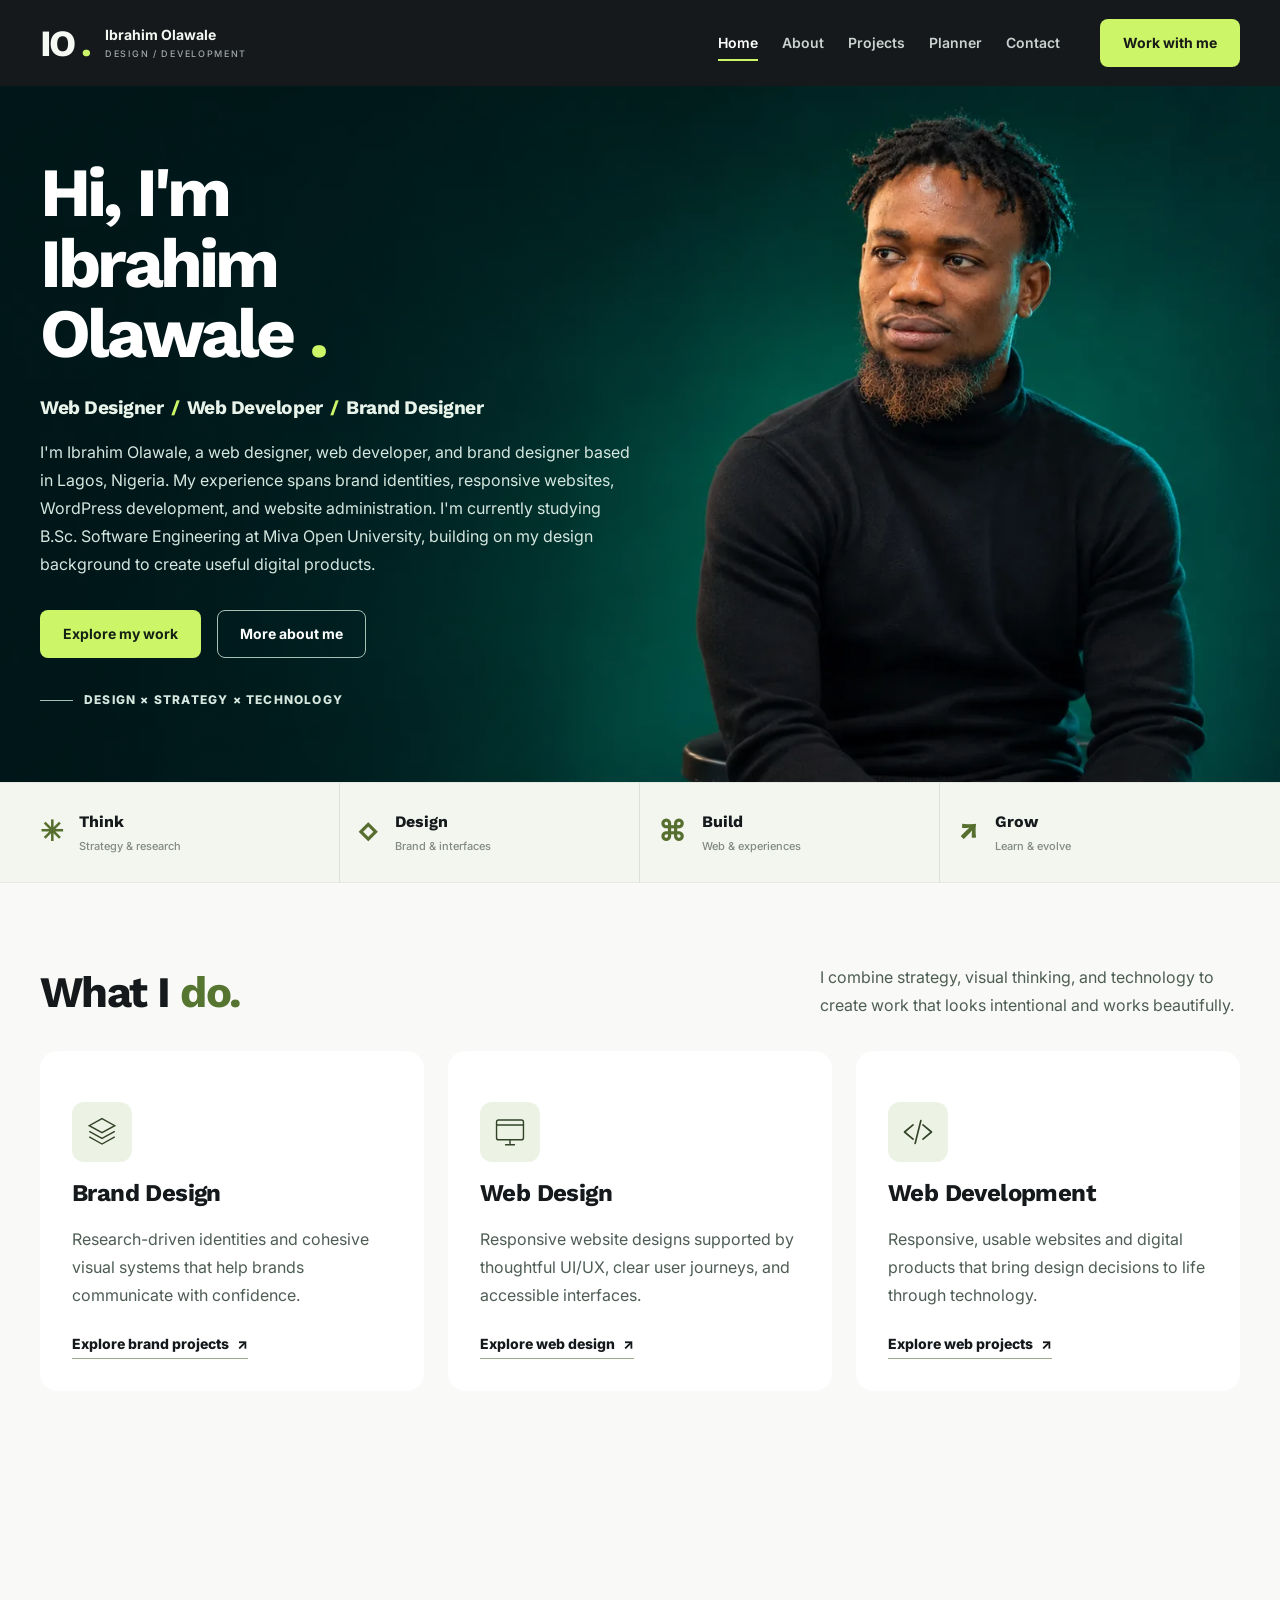
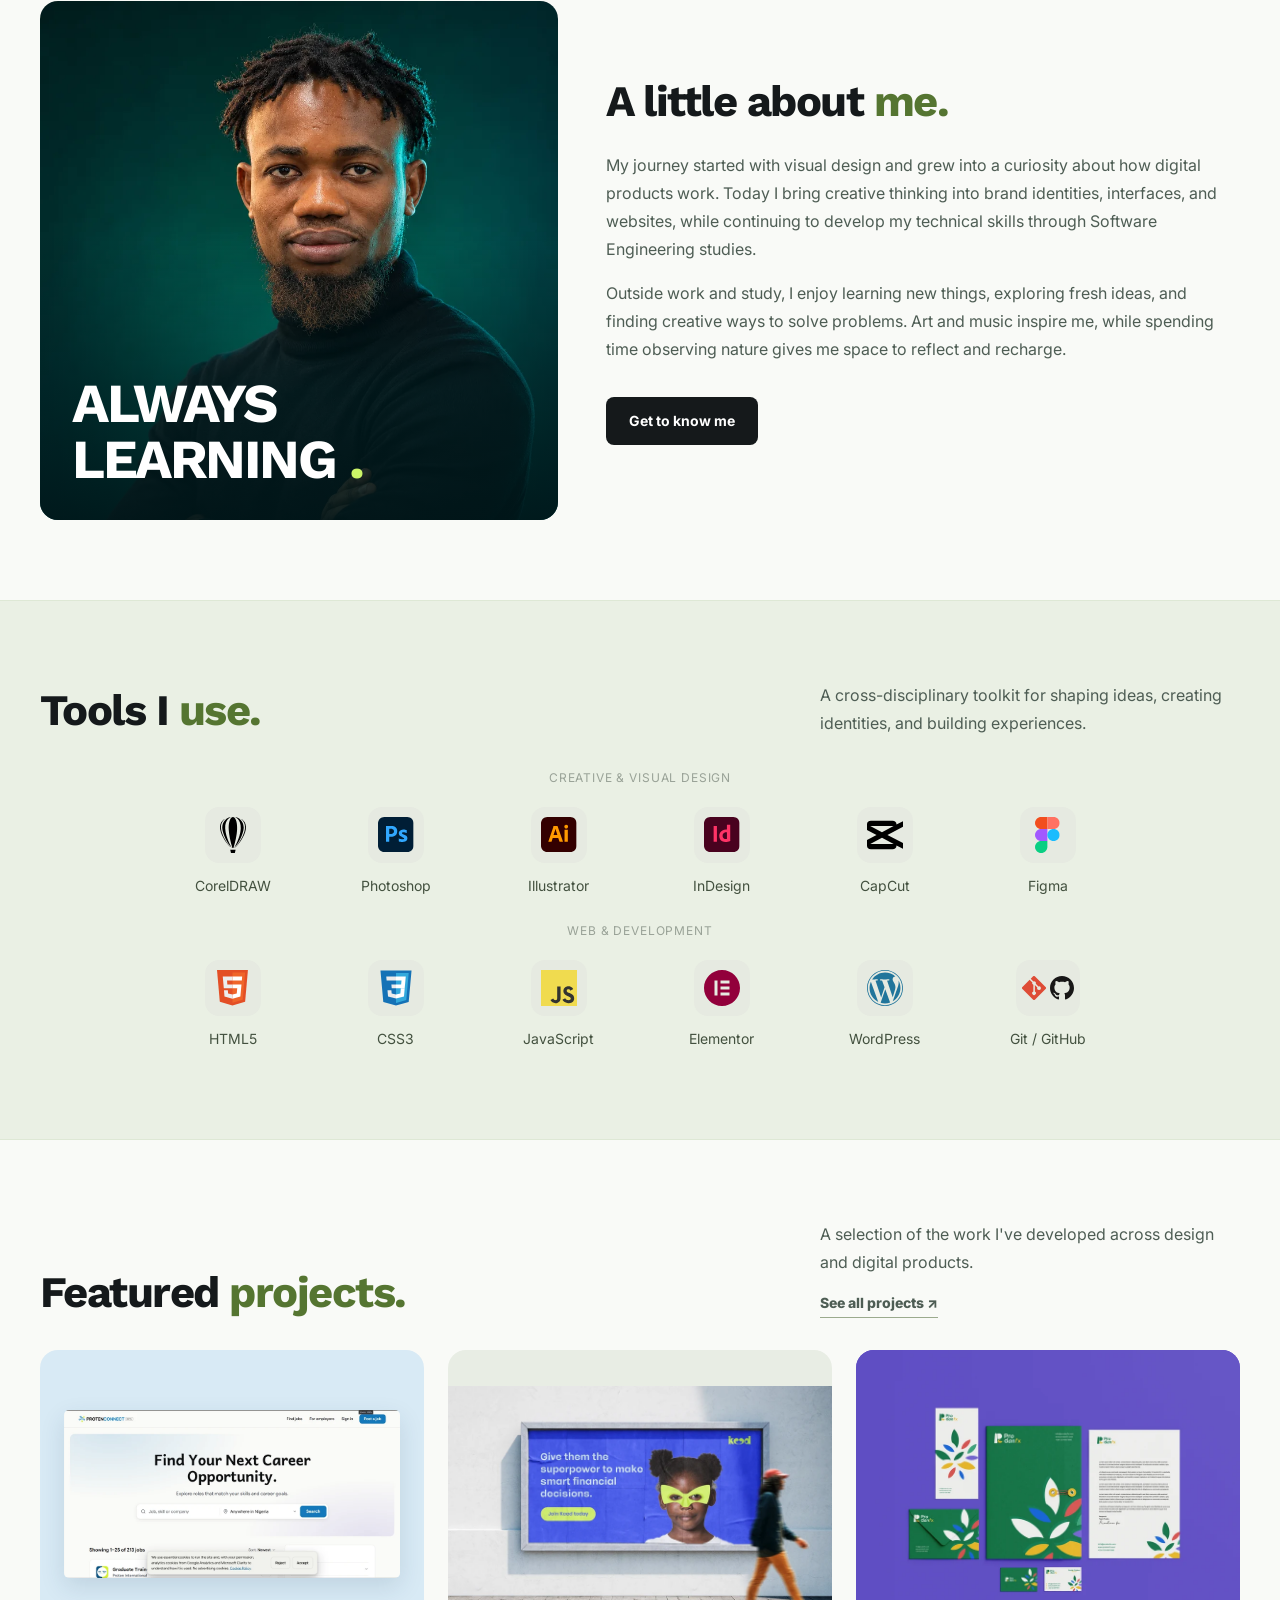
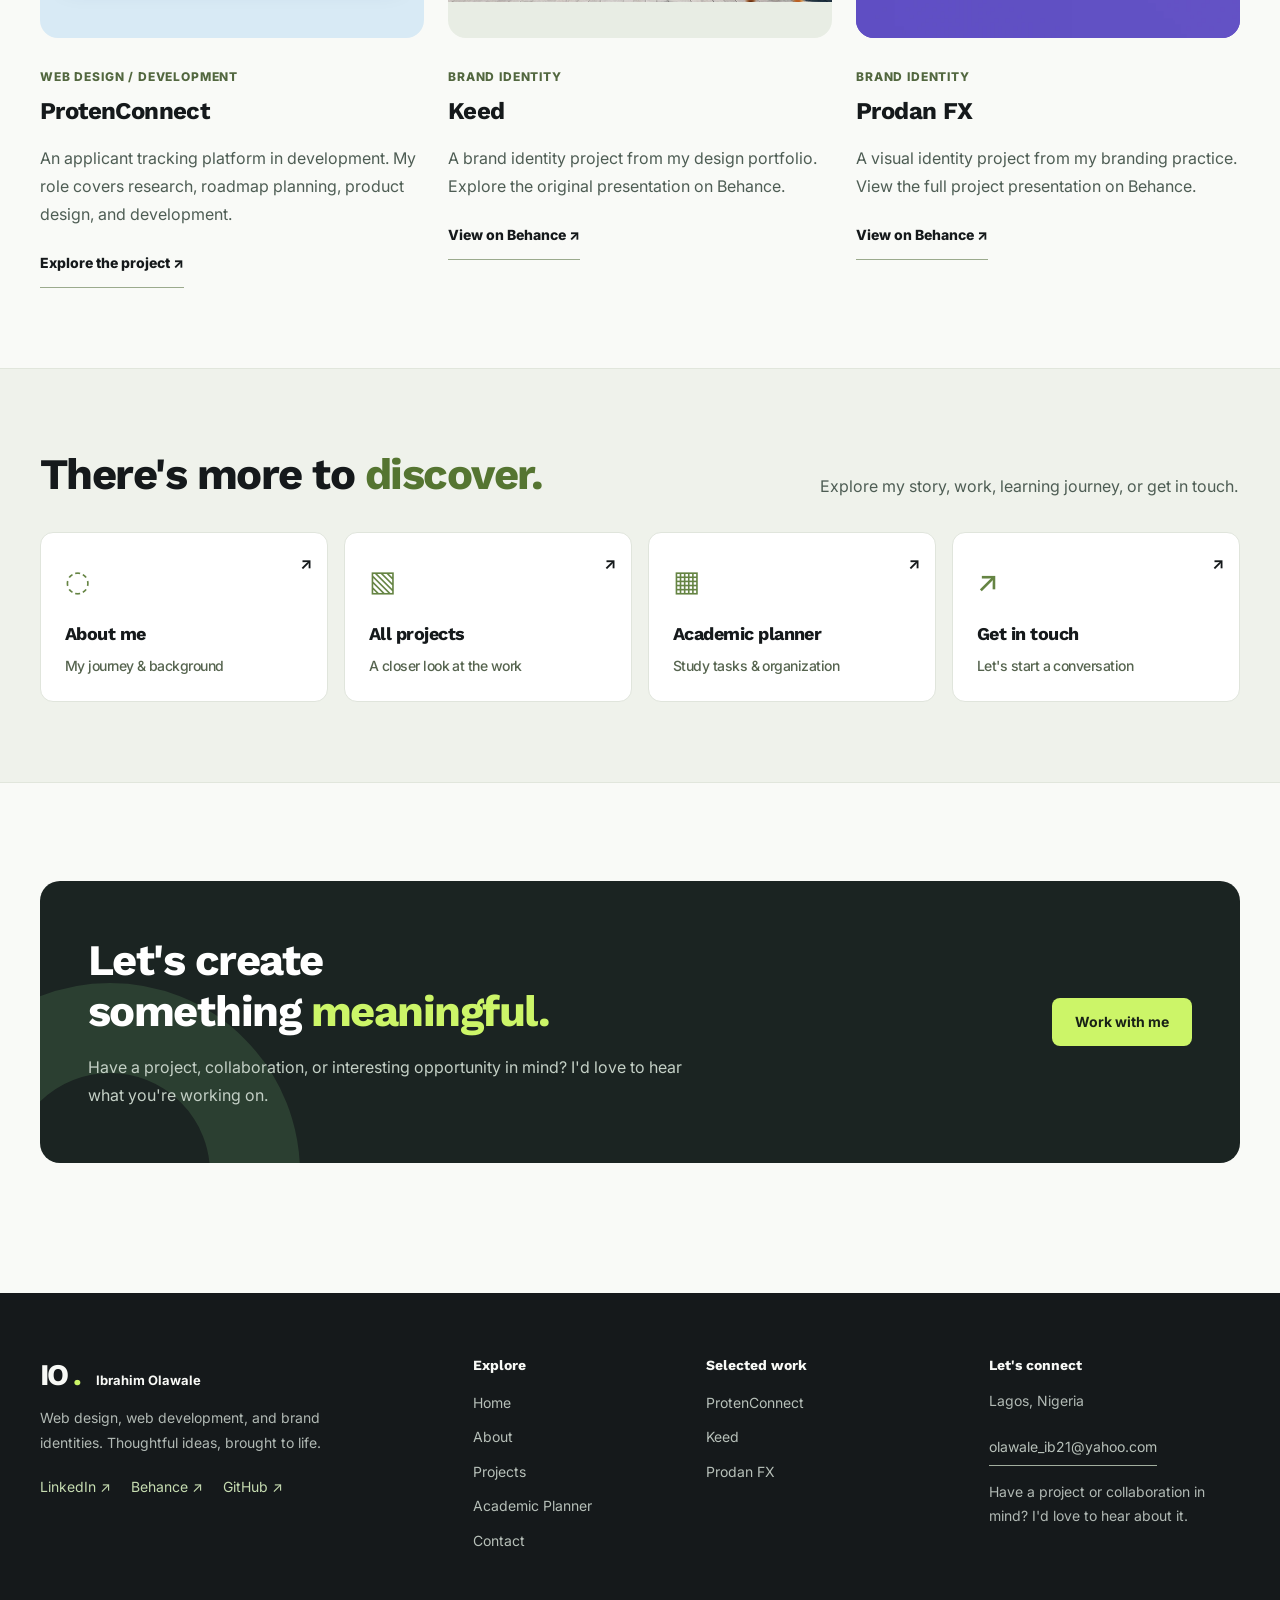
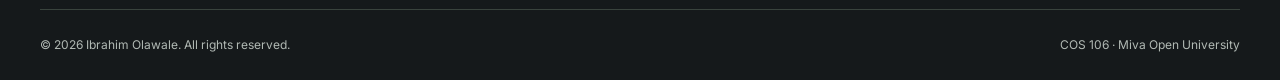
<file: index.html>
<!doctype html>
<html lang="en">
  <head>
    <meta charset="utf-8" />
    <meta name="viewport" content="width=device-width, initial-scale=1" />
    <meta name="theme-color" content="#15191b" />
    <meta
      name="description"
      content="Ibrahim Olawale — web designer, web developer, and brand designer creating identities, websites, and useful digital products."
    />
    <title>Ibrahim Olawale — Design, Digital &amp; Development</title>
    <link rel="preconnect" href="https://fonts.googleapis.com" />
    <link rel="preconnect" href="https://fonts.gstatic.com" crossorigin />
    <link
      href="https://fonts.googleapis.com/css2?family=Inter:wght@400;500;600;700;800&amp;family=Work+Sans:wght@400;500;600;700;800&amp;display=swap"
      rel="stylesheet"
    />
    <link rel="stylesheet" href="css/styles.css" />
    <link rel="stylesheet" href="css/pages.css" />
    <script src="js/main.js" defer></script>
  </head>
  <body>
    <a class="skip-link" href="#main">Skip to main content</a>
    <header class="site-header" id="top">
      <div class="container nav-inner">
        <a class="brand" href="index.html" aria-label="Ibrahim Olawale — homepage">
          <span class="brand-mark" aria-hidden="true">
            IO
            <span class="brand-dot">.</span>
          </span>
          <span class="brand-name">
            Ibrahim Olawale
            <small>DESIGN / DEVELOPMENT</small>
          </span>
        </a>
        <button
          class="menu-toggle"
          id="menuToggle"
          aria-controls="primary-navigation"
          aria-expanded="false"
          aria-label="Open navigation menu"
          type="button"
        >
          <span></span>
          <span></span>
          <span></span>
        </button>
        <nav class="nav" id="primary-navigation" aria-label="Main navigation">
          <ul class="nav-links">
            <li><a class="active" aria-current="page" href="index.html">Home</a></li>
            <li><a href="about.html">About</a></li>
            <li><a href="projects.html">Projects</a></li>
            <li><a href="planner.html">Planner</a></li>
            <li><a href="contact.html">Contact</a></li>
          </ul>
          <a class="button button-nav" href="contact.html">Work with me</a>
        </nav>
      </div>
    </header>

    <main id="main">
      <section class="hero hero-background" aria-labelledby="hero-title">
        <div class="container hero-background-inner">
          <div class="hero-content">
            <h1 id="hero-title">
              Hi, I'm
              <span>Ibrahim</span>
              <span>
                Olawale
                <span class="heading-period">.</span>
              </span>
            </h1>
            <p class="hero-role">
              Web Designer
              <span>/</span>
              Web Developer
              <span>/</span>
              Brand Designer
            </p>
            <p class="hero-description">
              I'm Ibrahim Olawale, a web designer, web developer, and brand designer
              based in Lagos, Nigeria. My experience spans brand identities, responsive
              websites, WordPress development, and website administration. I'm currently
              studying B.Sc. Software Engineering at Miva Open University, building on
              my design background to create useful digital products.
            </p>
            <div class="hero-actions">
              <a href="#featured-work" class="button button-dark">Explore my work</a>
              <a href="about.html" class="button button-outline">More about me</a>
            </div>
            <div class="hero-caption">
              <span class="tiny-line"></span>
              DESIGN × STRATEGY × TECHNOLOGY
            </div>
          </div>
        </div>
      </section>

      <section class="capability-strip" aria-label="Core professional interests">
        <div class="container capability-inner">
          <div class="capability">
            <span class="capability-icon">✳</span>
            <span>
              Think
              <small>Strategy &amp; research</small>
            </span>
          </div>
          <div class="capability">
            <span class="capability-icon">◇</span>
            <span>
              Design
              <small>Brand &amp; interfaces</small>
            </span>
          </div>
          <div class="capability">
            <span class="capability-icon">⌘</span>
            <span>
              Build
              <small>Web &amp; experiences</small>
            </span>
          </div>
          <div class="capability">
            <span class="capability-icon">↗</span>
            <span>
              Grow
              <small>Learn &amp; evolve</small>
            </span>
          </div>
        </div>
      </section>

      <section
        class="section services container"
        id="what-i-do"
        aria-labelledby="services-title"
      >
        <div class="section-head reveal">
          <div>
            <h2 id="services-title">
              What I
              <em>do.</em>
            </h2>
          </div>
          <p>
            I combine strategy, visual thinking, and technology to create work that
            looks intentional and works beautifully.
          </p>
        </div>
        <div class="services-grid">
          <article class="service-card reveal">
            <div class="service-icon" aria-hidden="true">
              <svg viewBox="0 0 48 48" fill="none">
                <path
                  d="M24 5 42 15 24 25 6 15 24 5Z"
                  stroke="currentColor"
                  stroke-width="2"
                />
                <path
                  d="m6 23 18 10 18-10M6 31l18 10 18-10"
                  stroke="currentColor"
                  stroke-width="2"
                />
              </svg>
            </div>
            <h3>Brand Design</h3>
            <p>
              Research-driven identities and cohesive visual systems that help brands
              communicate with confidence.
            </p>
            <a href="projects.html" class="text-link">
              Explore brand projects
              <span aria-hidden="true">↗</span>
            </a>
          </article>
          <article class="service-card reveal">
            <div class="service-icon" aria-hidden="true">
              <svg viewBox="0 0 48 48" fill="none">
                <rect
                  x="5"
                  y="7"
                  width="38"
                  height="28"
                  rx="3"
                  stroke="currentColor"
                  stroke-width="2"
                />
                <path
                  d="M17 42h14M24 35v7M5 14h38"
                  stroke="currentColor"
                  stroke-width="2"
                />
              </svg>
            </div>
            <h3>Web Design</h3>
            <p>
              Responsive website designs supported by thoughtful UI/UX, clear user
              journeys, and accessible interfaces.
            </p>
            <a href="projects.html" class="text-link">
              Explore web design
              <span aria-hidden="true">↗</span>
            </a>
          </article>
          <article class="service-card reveal">
            <div class="service-icon" aria-hidden="true">
              <svg viewBox="0 0 48 48" fill="none">
                <path
                  d="m17 14-12 10 12 10M31 14l12 10-12 10M28 8l-8 32"
                  stroke="currentColor"
                  stroke-width="2.4"
                  stroke-linecap="round"
                  stroke-linejoin="round"
                />
              </svg>
            </div>
            <h3>Web Development</h3>
            <p>
              Responsive, usable websites and digital products that bring design
              decisions to life through technology.
            </p>
            <a href="projects.html" class="text-link">
              Explore web projects
              <span aria-hidden="true">↗</span>
            </a>
          </article>
        </div>
      </section>

      <section class="section about-preview container" aria-labelledby="about-title">
        <div class="about-decoration learning-portrait" aria-hidden="true">
          <span>
            ALWAYS
            <br />
            LEARNING
            <span class="accent-period">.</span>
          </span>
          <div class="about-rings"></div>
        </div>
        <div class="about-copy reveal">
          <h2 id="about-title">
            A little about
            <em>me.</em>
          </h2>
          <p>
            My journey started with visual design and grew into a curiosity about how
            digital products work. Today I bring creative thinking into brand
            identities, interfaces, and websites, while continuing to develop my
            technical skills through Software Engineering studies.
          </p>
          <p>
            Outside work and study, I enjoy learning new things, exploring fresh ideas,
            and finding creative ways to solve problems. Art and music inspire me, while
            spending time observing nature gives me space to reflect and recharge.
          </p>
          <a href="about.html" class="button button-dark">Get to know me</a>
        </div>
      </section>

      <section class="section tools-band" id="tools" aria-labelledby="tools-title">
        <div class="container">
          <div class="section-head reveal">
            <div>
              <h2 id="tools-title">
                Tools I
                <em>use.</em>
              </h2>
            </div>
            <p>
              A cross-disciplinary toolkit for shaping ideas, creating identities, and
              building experiences.
            </p>
          </div>
          <div class="tools-grid">
            <div class="tool-group reveal">
              <div class="tool-group-top">
                <span>CREATIVE &amp; VISUAL DESIGN</span>
              </div>
              <ul
                class="tool-list"
                tabindex="0"
                aria-label="Tools — scroll horizontally to see more"
              >
                <li>
                  <span class="tool-icon" aria-hidden="true">
                    <img
                      src="images/tools/coreldraw.svg"
                      width="36"
                      height="36"
                      alt=""
                      loading="lazy"
                    />
                  </span>
                  <span>CorelDRAW</span>
                </li>
                <li>
                  <span class="tool-icon" aria-hidden="true">
                    <img
                      src="images/tools/photoshop.svg"
                      width="36"
                      height="36"
                      alt=""
                      loading="lazy"
                    />
                  </span>
                  <span>Photoshop</span>
                </li>
                <li>
                  <span class="tool-icon" aria-hidden="true">
                    <img
                      src="images/tools/illustrator.svg"
                      width="36"
                      height="36"
                      alt=""
                      loading="lazy"
                    />
                  </span>
                  <span>Illustrator</span>
                </li>
                <li>
                  <span class="tool-icon" aria-hidden="true">
                    <img
                      src="images/tools/indesign.svg"
                      width="36"
                      height="36"
                      alt=""
                      loading="lazy"
                    />
                  </span>
                  <span>InDesign</span>
                </li>
                <li>
                  <span class="tool-icon" aria-hidden="true">
                    <img
                      src="images/tools/capcut.svg"
                      width="36"
                      height="36"
                      alt=""
                      loading="lazy"
                    />
                  </span>
                  <span>CapCut</span>
                </li>
                <li>
                  <span class="tool-icon" aria-hidden="true">
                    <img
                      src="images/tools/figma.svg"
                      width="36"
                      height="36"
                      alt=""
                      loading="lazy"
                    />
                  </span>
                  <span>Figma</span>
                </li>
              </ul>
            </div>
            <div class="tool-group reveal">
              <div class="tool-group-top"><span>WEB &amp; DEVELOPMENT</span></div>
              <ul
                class="tool-list"
                tabindex="0"
                aria-label="Tools — scroll horizontally to see more"
              >
                <li>
                  <span class="tool-icon" aria-hidden="true">
                    <img
                      src="images/tools/html5.svg"
                      width="36"
                      height="36"
                      alt=""
                      loading="lazy"
                    />
                  </span>
                  <span>HTML5</span>
                </li>
                <li>
                  <span class="tool-icon" aria-hidden="true">
                    <img
                      src="images/tools/css3.svg"
                      width="36"
                      height="36"
                      alt=""
                      loading="lazy"
                    />
                  </span>
                  <span>CSS3</span>
                </li>
                <li>
                  <span class="tool-icon" aria-hidden="true">
                    <img
                      src="images/tools/javascript.svg"
                      width="36"
                      height="36"
                      alt=""
                      loading="lazy"
                    />
                  </span>
                  <span>JavaScript</span>
                </li>
                <li>
                  <span class="tool-icon" aria-hidden="true">
                    <img
                      src="images/tools/elementor.svg"
                      width="36"
                      height="36"
                      alt=""
                      loading="lazy"
                    />
                  </span>
                  <span>Elementor</span>
                </li>
                <li>
                  <span class="tool-icon" aria-hidden="true">
                    <img
                      src="images/tools/wordpress.svg"
                      width="36"
                      height="36"
                      alt=""
                      loading="lazy"
                    />
                  </span>
                  <span>WordPress</span>
                </li>
                <li>
                  <span class="tool-icon tool-icon-pair" aria-hidden="true">
                    <img
                      src="images/tools/git.svg"
                      width="24"
                      height="24"
                      alt=""
                      loading="lazy"
                    />
                    <img
                      src="images/tools/github.svg"
                      width="24"
                      height="24"
                      alt=""
                      loading="lazy"
                    />
                  </span>
                  <span>Git / GitHub</span>
                </li>
              </ul>
            </div>
          </div>
        </div>
      </section>

      <section
        class="section work container"
        id="featured-work"
        aria-labelledby="work-title"
      >
        <div class="section-head reveal">
          <div>
            <h2 id="work-title">
              Featured
              <em>projects.</em>
            </h2>
          </div>
          <div class="head-action">
            <p>
              A selection of the work I've developed across design and digital products.
            </p>
            <a href="projects.html" class="text-link">See all projects ↗</a>
          </div>
        </div>
        <div class="project-grid featured-grid">
          <article class="project-card reveal">
            <a
              class="project-visual project-image proten-preview"
              href="https://connect.protenintl.com/jobs"
              aria-label="Visit ProtenConnect"
              target="_blank"
              rel="noopener noreferrer"
            >
              <span class="screenshot-crop">
                <img
                  src="images/protenconnect-card.webp"
                  width="1920"
                  height="1080"
                  loading="lazy"
                  alt="ProtenConnect jobs page with a career search banner and job listings"
                />
              </span>
            </a>
            <div class="project-details">
              <div>
                <span class="project-type">WEB DESIGN / DEVELOPMENT</span>
                <h3>ProtenConnect</h3>
                <p>
                  An applicant tracking platform in development. My role covers
                  research, roadmap planning, product design, and development.
                </p>
                <a class="text-link project-link" href="projects.html#protenconnect">
                  Explore the project ↗
                </a>
              </div>
            </div>
          </article>
          <article class="project-card reveal">
            <a
              class="project-visual project-image"
              href="images/keed.webp"
              aria-label="View full Keed brand artwork"
            >
              <img
                src="images/keed-card.webp"
                width="1400"
                height="788"
                loading="lazy"
                alt="Keed brand identity billboard with blue and lime colours and a financial education message"
              />
            </a>
            <div class="project-details">
              <div>
                <span class="project-type">BRAND IDENTITY</span>
                <h3>Keed</h3>
                <p>
                  A brand identity project from my design portfolio. Explore the
                  original presentation on Behance.
                </p>
                <a
                  class="text-link project-link"
                  href="https://www.behance.net/gallery/183581449/Keed-Brand-Identity-design"
                  target="_blank"
                  rel="noopener noreferrer"
                >
                  View on Behance ↗
                </a>
              </div>
            </div>
          </article>
          <article class="project-card reveal">
            <a
              class="project-visual project-image prodan-preview"
              href="images/prodan-fx.webp"
              aria-label="View full Prodan FX brand artwork"
            >
              <img
                src="images/prodan-fx-card.webp"
                width="2800"
                height="2100"
                loading="lazy"
                alt="Prodan FX stationery identity with green folders, letterhead, envelopes, and business cards on a purple background"
              />
            </a>
            <div class="project-details">
              <div>
                <span class="project-type">BRAND IDENTITY</span>
                <h3>Prodan FX</h3>
                <p>
                  A visual identity project from my branding practice. View the full
                  project presentation on Behance.
                </p>
                <a
                  class="text-link project-link"
                  href="https://www.behance.net/gallery/168464033/Prodan-FX-Brand-identiy-design"
                  target="_blank"
                  rel="noopener noreferrer"
                >
                  View on Behance ↗
                </a>
              </div>
            </div>
          </article>
        </div>
      </section>

      <section class="section explore-band" aria-labelledby="explore-title">
        <div class="container">
          <div class="section-head reveal">
            <div>
              <h2 id="explore-title">
                There's more to
                <em>discover.</em>
              </h2>
            </div>
            <p>Explore my story, work, learning journey, or get in touch.</p>
          </div>
          <div class="explore-grid">
            <a href="about.html" class="explore-card reveal">
              <span class="explore-symbol">◌</span>
              <span>
                About me
                <small>My journey &amp; background</small>
              </span>
              <b>↗</b>
            </a>
            <a href="projects.html" class="explore-card reveal">
              <span class="explore-symbol">▧</span>
              <span>
                All projects
                <small>A closer look at the work</small>
              </span>
              <b>↗</b>
            </a>
            <a href="planner.html" class="explore-card reveal">
              <span class="explore-symbol">▦</span>
              <span>
                Academic planner
                <small>Study tasks &amp; organization</small>
              </span>
              <b>↗</b>
            </a>
            <a href="contact.html" class="explore-card reveal">
              <span class="explore-symbol">↗</span>
              <span>
                Get in touch
                <small>Let's start a conversation</small>
              </span>
              <b>↗</b>
            </a>
          </div>
        </div>
      </section>

      <section class="cta-wrap container" aria-labelledby="cta-title">
        <div class="cta-banner reveal">
          <div class="cta-motif" aria-hidden="true"></div>
          <div class="cta-copy">
            <h2 id="cta-title">
              Let's create something
              <em>meaningful.</em>
            </h2>
            <p>
              Have a project, collaboration, or interesting opportunity in mind? I'd
              love to hear what you're working on.
            </p>
          </div>
          <a href="contact.html" class="button button-light">Work with me</a>
        </div>
      </section>
    </main>

    <footer class="site-footer">
      <div class="container footer-grid">
        <div class="footer-intro">
          <a href="index.html" class="footer-brand">
            IO
            <span>.</span>
            <small>Ibrahim Olawale</small>
          </a>
          <p>
            Web design, web development, and brand identities. Thoughtful ideas, brought
            to life.
          </p>
          <div class="social-links">
            <a
              href="https://www.linkedin.com/in/olawaleibrahim"
              target="_blank"
              rel="noopener noreferrer"
            >
              LinkedIn ↗
            </a>
            <a
              href="https://www.behance.net/olawale_ib"
              target="_blank"
              rel="noopener noreferrer"
            >
              Behance ↗
            </a>
            <a
              href="https://github.com/Olawaleib21"
              target="_blank"
              rel="noopener noreferrer"
            >
              GitHub ↗
            </a>
          </div>
        </div>
        <div class="footer-col">
          <h3>Explore</h3>
          <ul>
            <li><a href="index.html">Home</a></li>
            <li><a href="about.html">About</a></li>
            <li><a href="projects.html">Projects</a></li>
            <li><a href="planner.html">Academic Planner</a></li>
            <li><a href="contact.html">Contact</a></li>
          </ul>
        </div>
        <div class="footer-col">
          <h3>Selected work</h3>
          <ul>
            <li><a href="projects.html#protenconnect">ProtenConnect</a></li>
            <li><a href="projects.html#keed">Keed</a></li>
            <li><a href="projects.html#prodan-fx">Prodan FX</a></li>
          </ul>
        </div>
        <div class="footer-col">
          <h3>Let's connect</h3>
          <p>Lagos, Nigeria</p>
          <a class="footer-contact" href="mailto:olawale_ib21@yahoo.com">
            olawale_ib21@yahoo.com
          </a>
          <p>Have a project or collaboration in mind? I'd love to hear about it.</p>
        </div>
      </div>
      <div class="container footer-bottom">
        <small>
          ©
          <span id="year">2026</span>
          Ibrahim Olawale. All rights reserved.
        </small>
        <small>COS 106 · Miva Open University</small>
      </div>
    </footer>
  </body>
</html>
</file>
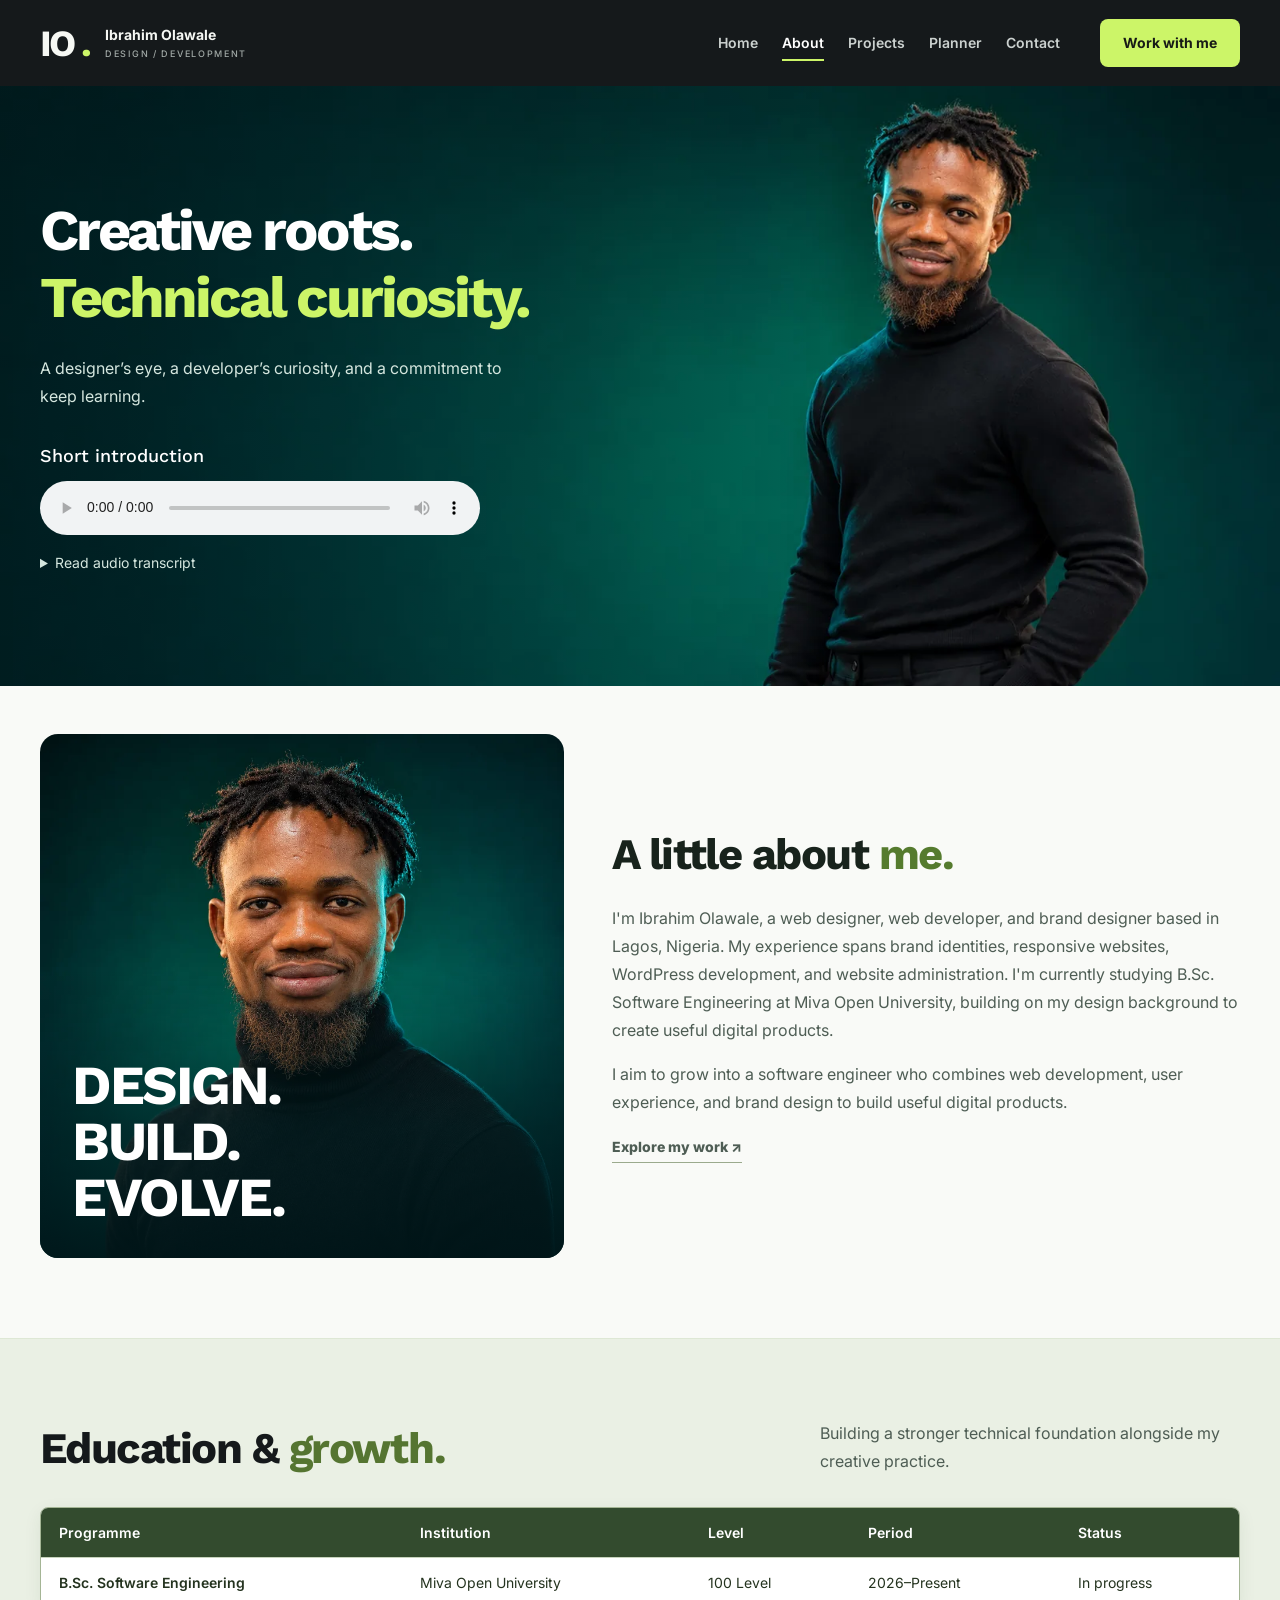
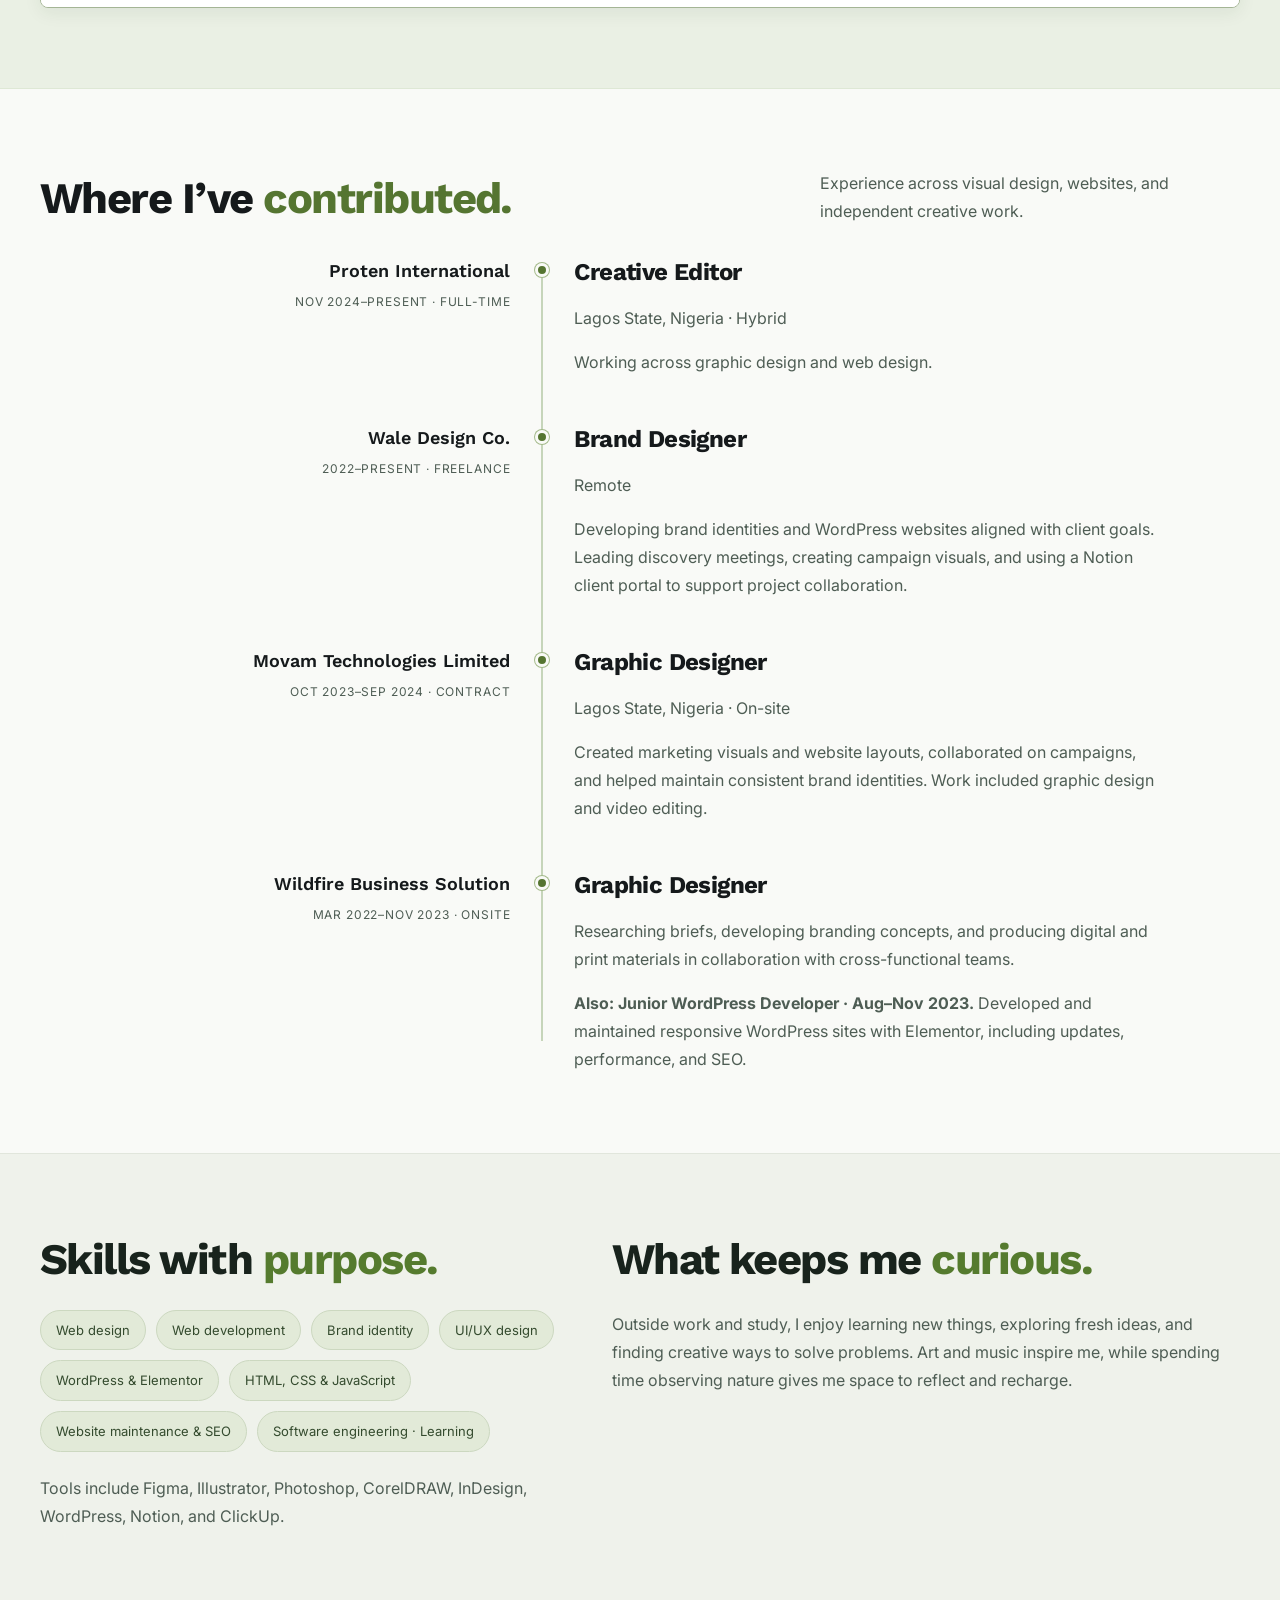
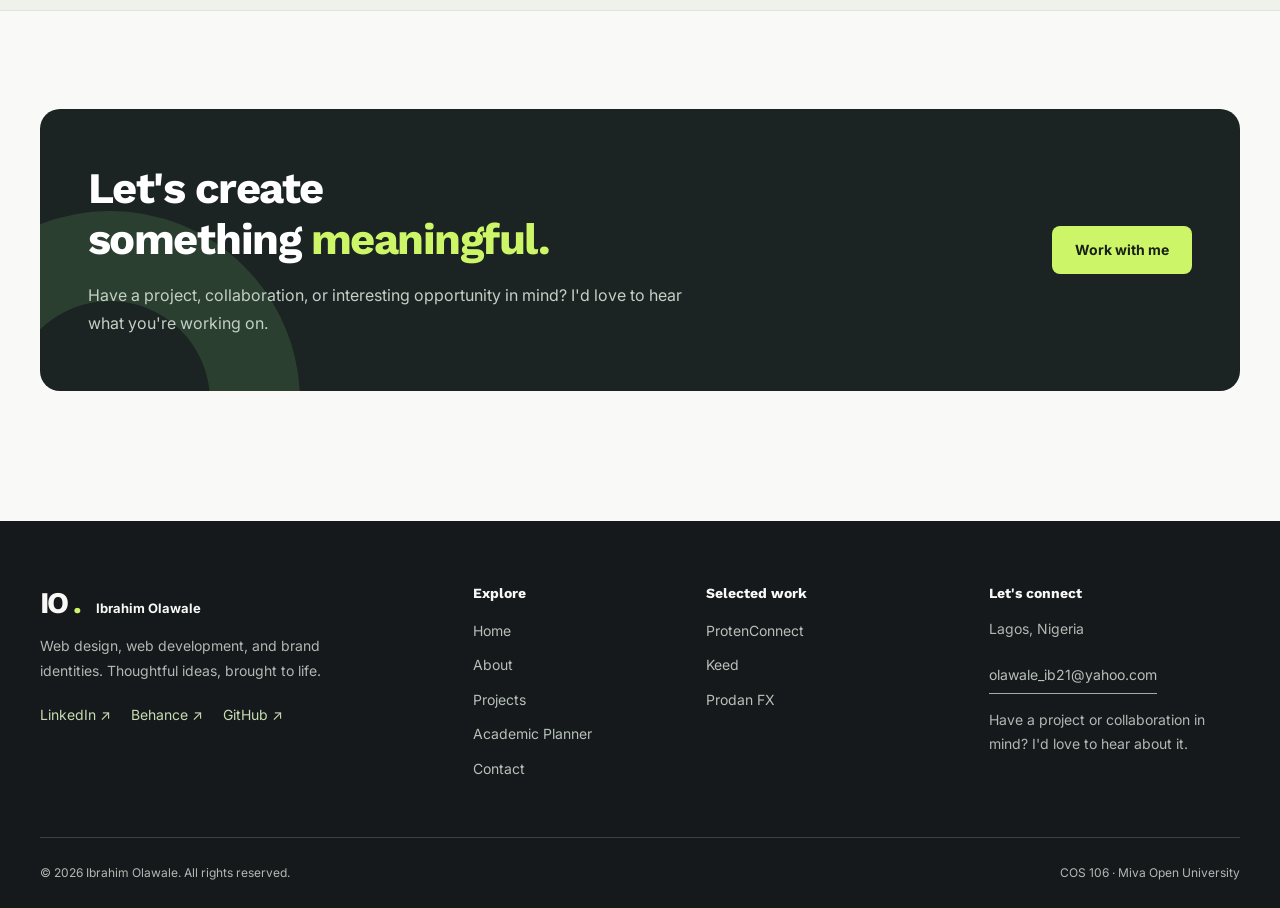
<file: about.html>
<!doctype html>
<html lang="en">
  <head>
    <meta charset="utf-8" />
    <meta name="viewport" content="width=device-width, initial-scale=1" />
    <meta name="theme-color" content="#15191b" />
    <meta
      name="description"
      content="About me — Ibrahim Olawale, web designer, web developer, and brand designer in Lagos."
    />
    <title>About me | Ibrahim Olawale</title>
    <link rel="preconnect" href="https://fonts.googleapis.com" />
    <link rel="preconnect" href="https://fonts.gstatic.com" crossorigin />
    <link
      href="https://fonts.googleapis.com/css2?family=Inter:wght@400;500;600;700;800&amp;family=Work+Sans:wght@400;500;600;700;800&amp;display=swap"
      rel="stylesheet"
    />
    <link rel="stylesheet" href="css/styles.css" />
    <link rel="stylesheet" href="css/pages.css" />
    <script src="js/main.js" defer></script>
    <script src="js/audio.js" defer></script>
  </head>
  <body>
    <a class="skip-link" href="#main">Skip to main content</a>
    <header class="site-header" id="top">
      <div class="container nav-inner">
        <a class="brand" href="index.html" aria-label="Ibrahim Olawale — homepage">
          <span class="brand-mark" aria-hidden="true">
            IO
            <span class="brand-dot">.</span>
          </span>
          <span class="brand-name">
            Ibrahim Olawale
            <small>DESIGN / DEVELOPMENT</small>
          </span>
        </a>
        <button
          class="menu-toggle"
          id="menuToggle"
          aria-controls="primary-navigation"
          aria-expanded="false"
          aria-label="Open navigation menu"
          type="button"
        >
          <span></span>
          <span></span>
          <span></span>
        </button>
        <nav class="nav" id="primary-navigation" aria-label="Main navigation">
          <ul class="nav-links">
            <li><a href="index.html">Home</a></li>
            <li><a class="active" aria-current="page" href="about.html">About</a></li>
            <li><a href="projects.html">Projects</a></li>
            <li><a href="planner.html">Planner</a></li>
            <li><a href="contact.html">Contact</a></li>
          </ul>
          <a class="button button-nav" href="contact.html">Work with me</a>
        </nav>
      </div>
    </header>

    <main id="main">
      <section class="hero hero-background about-background">
        <div class="container hero-background-inner">
          <div class="hero-content">
            <h1>
              Creative roots.
              <br />
              <em>Technical curiosity.</em>
            </h1>
            <p>
              A designer’s eye, a developer’s curiosity, and a commitment to keep
              learning.
            </p>
            <div class="hero-audio">
              <h2>Short introduction</h2>
              <p id="audio-pending" hidden>Listen to my introduction below.</p>
              <audio
                id="intro-audio"
                controls
                preload="metadata"
                hidden
                aria-label="Ibrahim Olawale’s audio introduction"
              >
                <source src="media/introduction.mp4" type="audio/mp4" />
                Your browser does not support audio playback.
              </audio>
              <details>
                <summary>Read audio transcript</summary>
                <p class="transcript-note">
                  Transcribed from the recording and lightly edited for readability.
                </p>
                <p>
                  Hi, my name is Olawale Ibrahim, a student of Miva Open University.
                  I&#39;m currently studying my bachelor&#39;s degree in Software
                  Engineering.
                </p>
                <p>
                  My journey began in design. Now I&#39;m building the technical skills
                  to turn creative ideas into useful software.
                </p>
                <p>
                  This portfolio brings together my professional experience and what
                  I&#39;m learning in COS 106, Introduction to Web Technology. I&#39;ve
                  used HTML, CSS, and JavaScript to create a responsive website with a
                  project showcase, an interactive academic planner, and contact form
                  validation.
                </p>
                <p>
                  My featured projects include ProtenConnect, an applicant tracking
                  system that I&#39;m building, alongside Keed and Prodan FX brand
                  identity projects.
                </p>
                <p>
                  Through my study, I&#39;m learning to connect thoughtful design into
                  practical experience. Thank you for visiting my portfolio and being
                  part of my learning journey.
                </p>
              </details>
            </div>
          </div>
        </div>
      </section>
      <section class="container content-section about-layout">
        <div
          class="about-decoration learning-portrait design-portrait"
          aria-hidden="true"
        >
          <span>
            DESIGN.
            <br />
            BUILD.
            <br />
            EVOLVE.
          </span>
          <div class="about-rings"></div>
        </div>
        <div class="prose">
          <h2>
            A little about
            <em>me.</em>
          </h2>
          <p>
            I'm Ibrahim Olawale, a web designer, web developer, and brand designer based
            in Lagos, Nigeria. My experience spans brand identities, responsive
            websites, WordPress development, and website administration. I'm currently
            studying B.Sc. Software Engineering at Miva Open University, building on my
            design background to create useful digital products.
          </p>
          <p>
            I aim to grow into a software engineer who combines web development, user
            experience, and brand design to build useful digital products.
          </p>
          <a href="projects.html" class="text-link">Explore my work ↗</a>
        </div>
      </section>
      <section class="section tools-band">
        <div class="container">
          <div class="section-head">
            <div>
              <h2>
                Education &amp;
                <em>growth.</em>
              </h2>
            </div>
            <p>
              Building a stronger technical foundation alongside my creative practice.
            </p>
          </div>
          <section
            class="table-wrap"
            tabindex="0"
            aria-label="Education table — scroll horizontally on small screens"
          >
            <table>
              <caption class="sr-only">Education details</caption>
              <thead>
                <tr>
                  <th scope="col">Programme</th>
                  <th scope="col">Institution</th>
                  <th scope="col">Level</th>
                  <th scope="col">Period</th>
                  <th scope="col">Status</th>
                </tr>
              </thead>
              <tbody>
                <tr>
                  <th scope="row">B.Sc. Software Engineering</th>
                  <td>Miva Open University</td>
                  <td>100 Level</td>
                  <td>2026–Present</td>
                  <td>In progress</td>
                </tr>
              </tbody>
            </table>
          </section>
        </div>
      </section>
      <section class="container section">
        <div class="section-head">
          <div>
            <h2>
              Where I’ve
              <em>contributed.</em>
            </h2>
          </div>
          <p>
            Experience across visual design, websites, and independent creative work.
          </p>
        </div>
        <div class="experience-list experience-timeline">
          <article class="experience-card timeline-entry">
            <div class="timeline-employer">
              <p class="company">Proten International</p>
              <p class="experience-date">NOV 2024–PRESENT · FULL-TIME</p>
            </div>
            <div class="timeline-role">
              <h3>Creative Editor</h3>
              <p>Lagos State, Nigeria · Hybrid</p>
              <p>Working across graphic design and web design.</p>
            </div>
          </article>
          <article class="experience-card timeline-entry">
            <div class="timeline-employer">
              <p class="company">Wale Design Co.</p>
              <p class="experience-date">2022–PRESENT · FREELANCE</p>
            </div>
            <div class="timeline-role">
              <h3>Brand Designer</h3>
              <p>Remote</p>
              <p>
                Developing brand identities and WordPress websites aligned with client
                goals. Leading discovery meetings, creating campaign visuals, and using
                a Notion client portal to support project collaboration.
              </p>
            </div>
          </article>
          <article class="experience-card timeline-entry">
            <div class="timeline-employer">
              <p class="company">Movam Technologies Limited</p>
              <p class="experience-date">OCT 2023–SEP 2024 · CONTRACT</p>
            </div>
            <div class="timeline-role">
              <h3>Graphic Designer</h3>
              <p>Lagos State, Nigeria · On-site</p>
              <p>
                Created marketing visuals and website layouts, collaborated on
                campaigns, and helped maintain consistent brand identities. Work
                included graphic design and video editing.
              </p>
            </div>
          </article>
          <article class="experience-card timeline-entry">
            <div class="timeline-employer">
              <p class="company">Wildfire Business Solution</p>
              <p class="experience-date">MAR 2022–NOV 2023 · ONSITE</p>
            </div>
            <div class="timeline-role">
              <h3>Graphic Designer</h3>
              <p>
                Researching briefs, developing branding concepts, and producing digital
                and print materials in collaboration with cross-functional teams.
              </p>
              <p>
                <strong>Also: Junior WordPress Developer · Aug–Nov 2023.</strong>
                Developed and maintained responsive WordPress sites with Elementor,
                including updates, performance, and SEO.
              </p>
            </div>
          </article>
        </div>
      </section>
      <section class="section explore-band">
        <div class="container two-columns">
          <div class="prose">
            <h2>
              Skills with
              <em>purpose.</em>
            </h2>
            <ul class="skill-pills">
              <li>Web design</li>
              <li>Web development</li>
              <li>Brand identity</li>
              <li>UI/UX design</li>
              <li>WordPress &amp; Elementor</li>
              <li>HTML, CSS &amp; JavaScript</li>
              <li>Website maintenance &amp; SEO</li>
              <li>Software engineering · Learning</li>
            </ul>
            <p>
              Tools include Figma, Illustrator, Photoshop, CorelDRAW, InDesign,
              WordPress, Notion, and ClickUp.
            </p>
          </div>
          <div class="prose">
            <h2>
              What keeps me
              <em>curious.</em>
            </h2>
            <p>
              Outside work and study, I enjoy learning new things, exploring fresh
              ideas, and finding creative ways to solve problems. Art and music inspire
              me, while spending time observing nature gives me space to reflect and
              recharge.
            </p>
          </div>
        </div>
      </section>
      <section class="cta-wrap container" aria-labelledby="cta-title">
        <div class="cta-banner reveal">
          <div class="cta-motif" aria-hidden="true"></div>
          <div class="cta-copy">
            <h2 id="cta-title">
              Let's create something
              <em>meaningful.</em>
            </h2>
            <p>
              Have a project, collaboration, or interesting opportunity in mind? I'd
              love to hear what you're working on.
            </p>
          </div>
          <a href="contact.html" class="button button-light">Work with me</a>
        </div>
      </section>
    </main>
    <footer class="site-footer">
      <div class="container footer-grid">
        <div class="footer-intro">
          <a href="index.html" class="footer-brand">
            IO
            <span>.</span>
            <small>Ibrahim Olawale</small>
          </a>
          <p>
            Web design, web development, and brand identities. Thoughtful ideas, brought
            to life.
          </p>
          <div class="social-links">
            <a
              href="https://www.linkedin.com/in/olawaleibrahim"
              target="_blank"
              rel="noopener noreferrer"
            >
              LinkedIn ↗
            </a>
            <a
              href="https://www.behance.net/olawale_ib"
              target="_blank"
              rel="noopener noreferrer"
            >
              Behance ↗
            </a>
            <a
              href="https://github.com/Olawaleib21"
              target="_blank"
              rel="noopener noreferrer"
            >
              GitHub ↗
            </a>
          </div>
        </div>
        <div class="footer-col">
          <h3>Explore</h3>
          <ul>
            <li><a href="index.html">Home</a></li>
            <li><a href="about.html">About</a></li>
            <li><a href="projects.html">Projects</a></li>
            <li><a href="planner.html">Academic Planner</a></li>
            <li><a href="contact.html">Contact</a></li>
          </ul>
        </div>
        <div class="footer-col">
          <h3>Selected work</h3>
          <ul>
            <li><a href="projects.html#protenconnect">ProtenConnect</a></li>
            <li><a href="projects.html#keed">Keed</a></li>
            <li><a href="projects.html#prodan-fx">Prodan FX</a></li>
          </ul>
        </div>
        <div class="footer-col">
          <h3>Let's connect</h3>
          <p>Lagos, Nigeria</p>
          <a class="footer-contact" href="mailto:olawale_ib21@yahoo.com">
            olawale_ib21@yahoo.com
          </a>
          <p>Have a project or collaboration in mind? I'd love to hear about it.</p>
        </div>
      </div>
      <div class="container footer-bottom">
        <small>
          ©
          <span id="year">2026</span>
          Ibrahim Olawale. All rights reserved.
        </small>
        <small>COS 106 · Miva Open University</small>
      </div>
    </footer>
  </body>
</html>
</file>
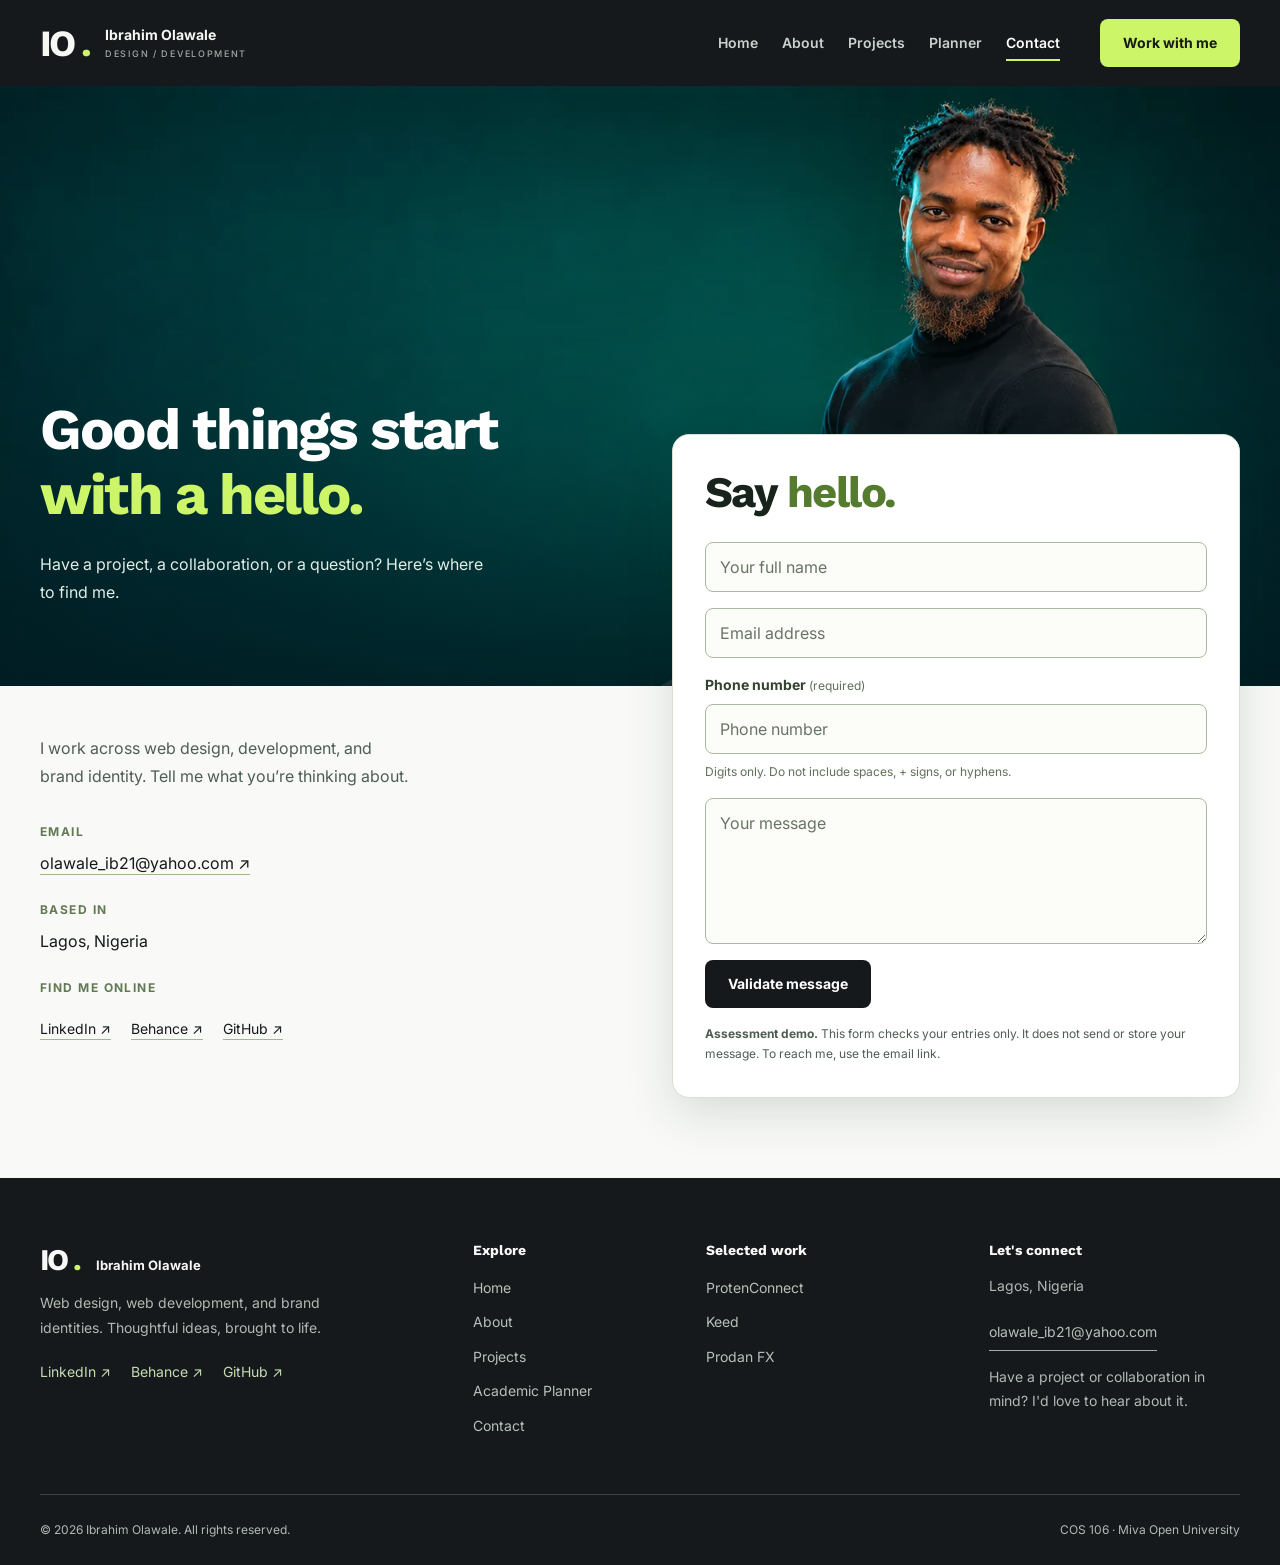
<file: contact.html>
<!doctype html>
<html lang="en" class="no-js">
  <head>
    <meta charset="utf-8" />
    <meta name="viewport" content="width=device-width, initial-scale=1" />
    <meta name="theme-color" content="#15191b" />
    <meta
      name="description"
      content="Contact — Ibrahim Olawale, web designer, web developer, and brand designer in Lagos."
    />
    <title>Contact | Ibrahim Olawale</title>
    <link rel="preconnect" href="https://fonts.googleapis.com" />
    <link rel="preconnect" href="https://fonts.gstatic.com" crossorigin />
    <link
      href="https://fonts.googleapis.com/css2?family=Inter:wght@400;500;600;700;800&amp;family=Work+Sans:wght@400;500;600;700;800&amp;display=swap"
      rel="stylesheet"
    />
    <link rel="stylesheet" href="css/styles.css" />
    <link rel="stylesheet" href="css/pages.css" />
    <script src="js/main.js" defer></script>
    <script src="js/portfolio-core.js" defer></script>
    <script src="js/contact.js" defer></script>
  </head>
  <body>
    <a class="skip-link" href="#main">Skip to main content</a>
    <header class="site-header" id="top">
      <div class="container nav-inner">
        <a class="brand" href="index.html" aria-label="Ibrahim Olawale — homepage">
          <span class="brand-mark" aria-hidden="true">
            IO
            <span class="brand-dot">.</span>
          </span>
          <span class="brand-name">
            Ibrahim Olawale
            <small>DESIGN / DEVELOPMENT</small>
          </span>
        </a>
        <button
          class="menu-toggle"
          id="menuToggle"
          aria-controls="primary-navigation"
          aria-expanded="false"
          aria-label="Open navigation menu"
          type="button"
        >
          <span></span>
          <span></span>
          <span></span>
        </button>
        <nav class="nav" id="primary-navigation" aria-label="Main navigation">
          <ul class="nav-links">
            <li><a href="index.html">Home</a></li>
            <li><a href="about.html">About</a></li>
            <li><a href="projects.html">Projects</a></li>
            <li><a href="planner.html">Planner</a></li>
            <li>
              <a class="active" aria-current="page" href="contact.html">Contact</a>
            </li>
          </ul>
          <a class="button button-nav" href="contact.html">Work with me</a>
        </nav>
      </div>
    </header>

    <main id="main">
      <section class="contact-photo-hero" aria-labelledby="contact-title">
        <div class="container">
          <div class="contact-photo-copy">
            <h1 id="contact-title">
              Good things start
              <br />
              <em>with a hello.</em>
            </h1>
            <p>
              Have a project, a collaboration, or a question? Here’s where to find me.
            </p>
          </div>
        </div>
      </section>
      <section class="container contact-layout contact-overlap-layout">
        <div class="contact-info">
          <p>
            I work across web design, development, and brand identity. Tell me what
            you’re thinking about.
          </p>
          <dl class="contact-details">
            <dt>Email</dt>
            <dd>
              <a href="mailto:olawale_ib21@yahoo.com">olawale_ib21@yahoo.com ↗</a>
            </dd>
            <dt>Based in</dt>
            <dd>Lagos, Nigeria</dd>
            <dt>Find me online</dt>
            <dd class="contact-social-links">
              <a
                href="https://www.linkedin.com/in/olawaleibrahim"
                target="_blank"
                rel="noopener noreferrer"
              >
                LinkedIn ↗
              </a>
              <a
                href="https://www.behance.net/olawale_ib"
                target="_blank"
                rel="noopener noreferrer"
              >
                Behance ↗
              </a>
              <a
                href="https://github.com/Olawaleib21"
                target="_blank"
                rel="noopener noreferrer"
              >
                GitHub ↗
              </a>
            </dd>
          </dl>
        </div>
        <div class="form-panel contact-floating-form">
          <h2>
            Say
            <em>hello.</em>
          </h2>
          <form id="contact-form" novalidate>
            <div class="field">
              <label class="sr-only" for="contact-name">
                Name
                <span class="required-label">(required)</span>
              </label>
              <input
                id="contact-name"
                name="name"
                type="text"
                autocomplete="name"
                required
                maxlength="120"
                placeholder="Your full name"
                aria-describedby="name-error"
              />
              <small class="field-error" id="name-error"></small>
            </div>
            <div class="field">
              <label class="sr-only" for="contact-email">
                Email address
                <span class="required-label">(required)</span>
              </label>
              <input
                id="contact-email"
                name="email"
                type="email"
                autocomplete="email"
                required
                maxlength="254"
                placeholder="Email address"
                aria-describedby="email-error"
              />
              <small class="field-error" id="email-error"></small>
            </div>
            <div class="field">
              <label for="contact-phone">
                Phone number
                <span class="required-label">(required)</span>
              </label>
              <input
                id="contact-phone"
                name="phone"
                type="tel"
                autocomplete="tel"
                inputmode="numeric"
                required
                maxlength="30"
                placeholder="Phone number"
                aria-describedby="phone-error phone-hint"
              />
              <small id="phone-hint" class="field-hint">
                Digits only. Do not include spaces, + signs, or hyphens.
              </small>
              <small class="field-error" id="phone-error"></small>
            </div>
            <div class="field">
              <label class="sr-only" for="contact-message">
                Message
                <span class="required-label">(required)</span>
              </label>
              <textarea
                id="contact-message"
                name="message"
                rows="5"
                required
                maxlength="3000"
                placeholder="Your message"
                aria-describedby="message-error"
              ></textarea>
              <small class="field-error" id="message-error"></small>
            </div>
            <button class="button button-dark" type="submit">Validate message</button>
            <p id="contact-status" role="status" aria-live="polite"></p>
            <p class="contact-demo-note">
              <strong>Assessment demo.</strong>
              This form checks your entries only. It does not send or store your
              message. To reach me, use the email link.
            </p>
          </form>
          <noscript>
            <p class="notice notice-warning">
              JavaScript is required for this validation demo. Use the email link to
              contact me.
            </p>
          </noscript>
        </div>
      </section>
    </main>
    <footer class="site-footer">
      <div class="container footer-grid">
        <div class="footer-intro">
          <a href="index.html" class="footer-brand">
            IO
            <span>.</span>
            <small>Ibrahim Olawale</small>
          </a>
          <p>
            Web design, web development, and brand identities. Thoughtful ideas, brought
            to life.
          </p>
          <div class="social-links">
            <a
              href="https://www.linkedin.com/in/olawaleibrahim"
              target="_blank"
              rel="noopener noreferrer"
            >
              LinkedIn ↗
            </a>
            <a
              href="https://www.behance.net/olawale_ib"
              target="_blank"
              rel="noopener noreferrer"
            >
              Behance ↗
            </a>
            <a
              href="https://github.com/Olawaleib21"
              target="_blank"
              rel="noopener noreferrer"
            >
              GitHub ↗
            </a>
          </div>
        </div>
        <div class="footer-col">
          <h3>Explore</h3>
          <ul>
            <li><a href="index.html">Home</a></li>
            <li><a href="about.html">About</a></li>
            <li><a href="projects.html">Projects</a></li>
            <li><a href="planner.html">Academic Planner</a></li>
            <li><a href="contact.html">Contact</a></li>
          </ul>
        </div>
        <div class="footer-col">
          <h3>Selected work</h3>
          <ul>
            <li><a href="projects.html#protenconnect">ProtenConnect</a></li>
            <li><a href="projects.html#keed">Keed</a></li>
            <li><a href="projects.html#prodan-fx">Prodan FX</a></li>
          </ul>
        </div>
        <div class="footer-col">
          <h3>Let's connect</h3>
          <p>Lagos, Nigeria</p>
          <a class="footer-contact" href="mailto:olawale_ib21@yahoo.com">
            olawale_ib21@yahoo.com
          </a>
          <p>Have a project or collaboration in mind? I'd love to hear about it.</p>
        </div>
      </div>
      <div class="container footer-bottom">
        <small>
          ©
          <span id="year">2026</span>
          Ibrahim Olawale. All rights reserved.
        </small>
        <small>COS 106 · Miva Open University</small>
      </div>
    </footer>
  </body>
</html>
</file>
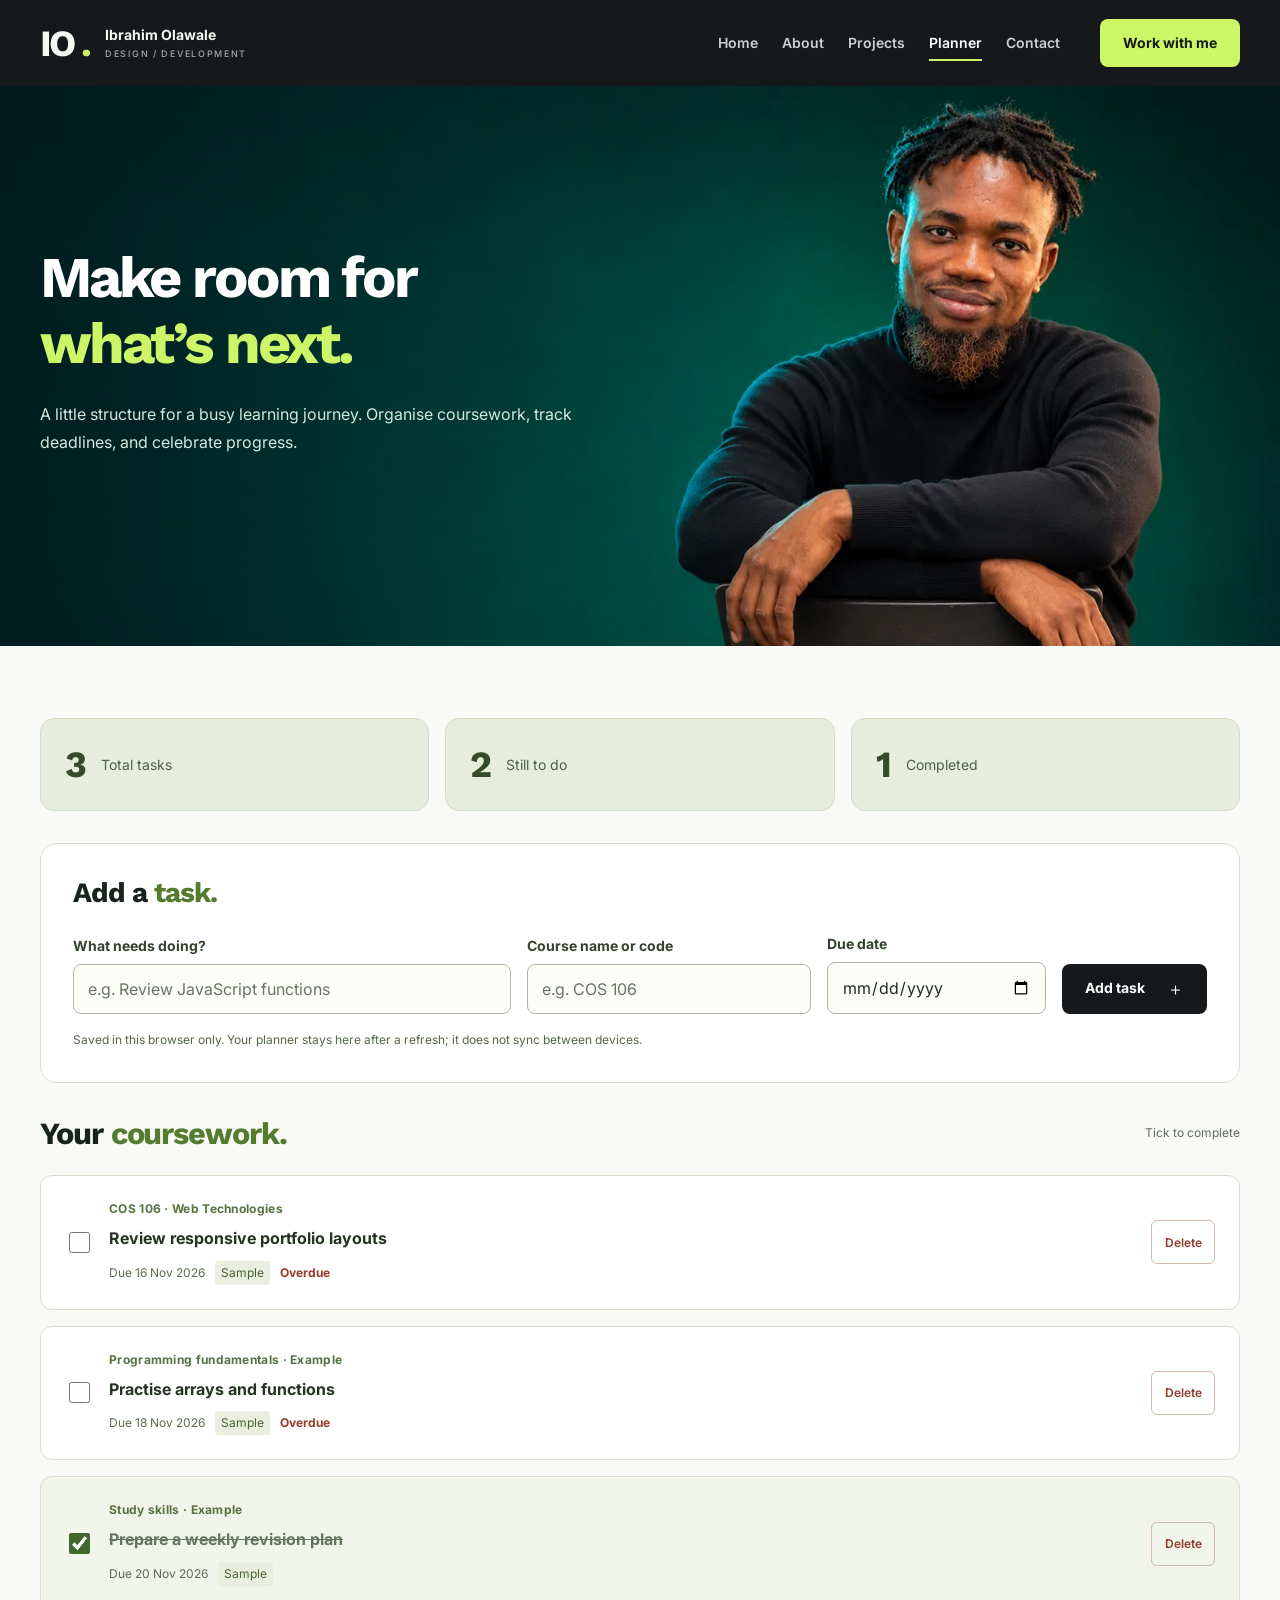
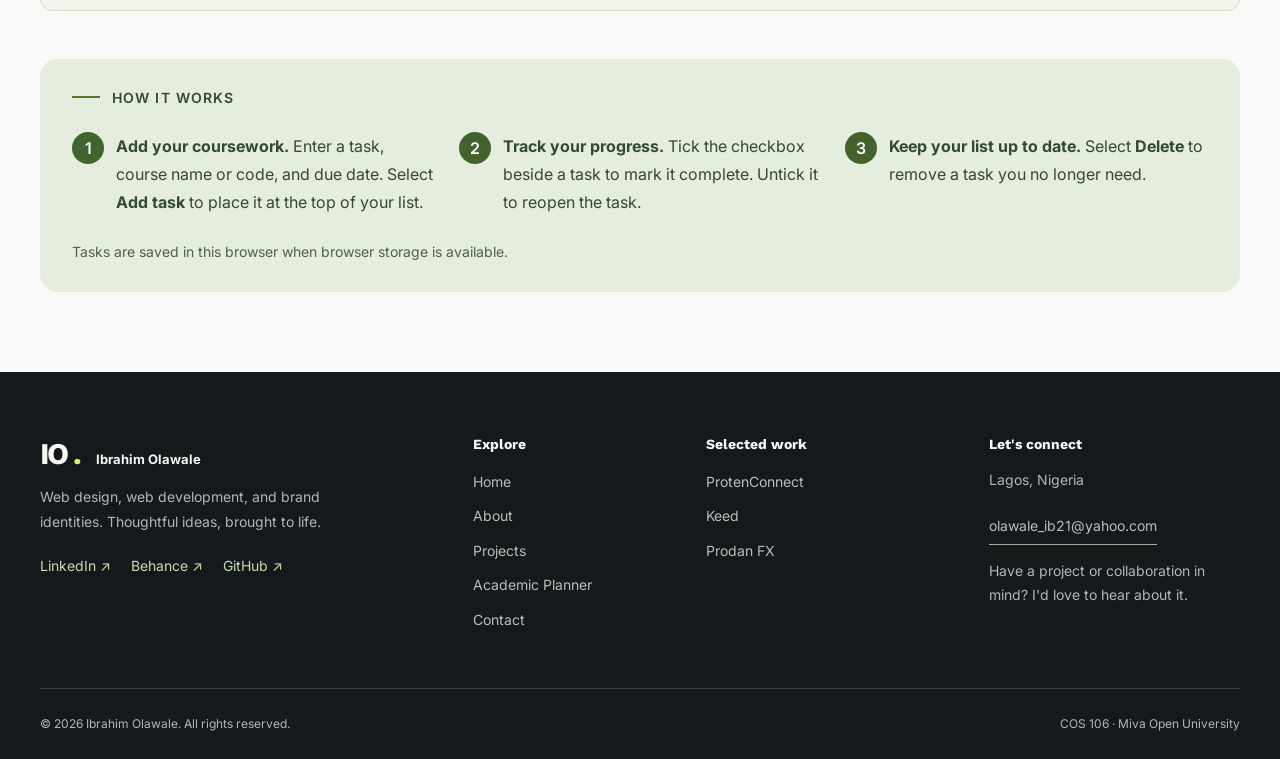
<file: planner.html>
<!doctype html>
<html lang="en">
  <head>
    <meta charset="utf-8" />
    <meta name="viewport" content="width=device-width, initial-scale=1" />
    <meta name="theme-color" content="#15191b" />
    <meta
      name="description"
      content="Academic planner — Ibrahim Olawale, web designer, web developer, and brand designer in Lagos."
    />
    <title>Academic planner | Ibrahim Olawale</title>
    <link rel="preconnect" href="https://fonts.googleapis.com" />
    <link rel="preconnect" href="https://fonts.gstatic.com" crossorigin />
    <link
      href="https://fonts.googleapis.com/css2?family=Inter:wght@400;500;600;700;800&amp;family=Work+Sans:wght@400;500;600;700;800&amp;display=swap"
      rel="stylesheet"
    />
    <link rel="stylesheet" href="css/styles.css" />
    <link rel="stylesheet" href="css/pages.css" />
    <script src="js/main.js" defer></script>
    <script src="js/portfolio-core.js" defer></script>
    <script src="js/planner.js" defer></script>
  </head>
  <body>
    <a class="skip-link" href="#main">Skip to main content</a>
    <header class="site-header" id="top">
      <div class="container nav-inner">
        <a class="brand" href="index.html" aria-label="Ibrahim Olawale — homepage">
          <span class="brand-mark" aria-hidden="true">
            IO
            <span class="brand-dot">.</span>
          </span>
          <span class="brand-name">
            Ibrahim Olawale
            <small>DESIGN / DEVELOPMENT</small>
          </span>
        </a>
        <button
          class="menu-toggle"
          id="menuToggle"
          aria-controls="primary-navigation"
          aria-expanded="false"
          aria-label="Open navigation menu"
          type="button"
        >
          <span></span>
          <span></span>
          <span></span>
        </button>
        <nav class="nav" id="primary-navigation" aria-label="Main navigation">
          <ul class="nav-links">
            <li><a href="index.html">Home</a></li>
            <li><a href="about.html">About</a></li>
            <li><a href="projects.html">Projects</a></li>
            <li>
              <a class="active" aria-current="page" href="planner.html">Planner</a>
            </li>
            <li><a href="contact.html">Contact</a></li>
          </ul>
          <a class="button button-nav" href="contact.html">Work with me</a>
        </nav>
      </div>
    </header>

    <main id="main">
      <section class="hero hero-background planner-background">
        <div class="container hero-background-inner">
          <div class="hero-content">
            <h1>
              Make room for
              <br />
              <em>what’s next.</em>
            </h1>
            <p class="hero-description">
              A little structure for a busy learning journey. Organise coursework, track
              deadlines, and celebrate progress.
            </p>
          </div>
        </div>
      </section>
      <section class="container content-section">
        <div class="planner-stats" role="group" aria-label="Task summary">
          <div>
            <strong id="total-count">0</strong>
            <span>Total tasks</span>
          </div>
          <div>
            <strong id="open-count">0</strong>
            <span>Still to do</span>
          </div>
          <div>
            <strong id="done-count">0</strong>
            <span>Completed</span>
          </div>
        </div>
        <div class="planner-layout">
          <aside class="form-panel" aria-labelledby="add-task-title">
            <h2 id="add-task-title">
              Add a
              <em>task.</em>
            </h2>
            <form id="task-form">
              <div class="field">
                <label for="task-title">What needs doing?</label>
                <input
                  type="text"
                  id="task-title"
                  name="title"
                  required
                  maxlength="180"
                  placeholder="e.g. Review JavaScript functions"
                />
              </div>
              <div class="field">
                <label for="task-course">Course name or code</label>
                <input
                  type="text"
                  id="task-course"
                  name="course"
                  required
                  maxlength="100"
                  placeholder="e.g. COS 106"
                />
              </div>
              <div class="field">
                <label for="task-due">Due date</label>
                <input
                  id="task-due"
                  name="due"
                  type="date"
                  required
                  min="0001-01-01"
                  max="9999-12-31"
                />
              </div>
              <p id="task-error" class="field-error" role="alert"></p>
              <button class="button button-dark" type="submit">
                Add task
                <span aria-hidden="true">＋</span>
              </button>
            </form>
            <p class="storage-note" id="storage-notice"></p>
          </aside>
          <div class="task-panel">
            <div class="task-panel-heading">
              <h2>
                Your
                <em>coursework.</em>
              </h2>
              <span class="muted">Tick to complete</span>
            </div>
            <ul id="task-list" class="task-list" aria-label="Coursework tasks"></ul>
            <div id="empty-tasks" class="empty-state" hidden>
              <span aria-hidden="true">✓</span>
              <h3>A clear slate.</h3>
              <p>No tasks here. Add your next piece of coursework to get started.</p>
            </div>
            <p id="task-status" class="sr-only" role="status" aria-live="polite"></p>
          </div>
        </div>
        <aside class="planner-guide" aria-labelledby="planner-guide-title">
          <h2 id="planner-guide-title">How it works</h2>
          <ol>
            <li>
              <span>
                <strong>Add your coursework.</strong>
                Enter a task, course name or code, and due date. Select
                <strong>Add task</strong>
                to place it at the top of your list.
              </span>
            </li>
            <li>
              <span>
                <strong>Track your progress.</strong>
                Tick the checkbox beside a task to mark it complete. Untick it to reopen
                the task.
              </span>
            </li>
            <li>
              <span>
                <strong>Keep your list up to date.</strong>
                Select
                <strong>Delete</strong>
                to remove a task you no longer need.
              </span>
            </li>
          </ol>
          <p>Tasks are saved in this browser when browser storage is available.</p>
        </aside>
        <noscript>
          <p class="notice notice-warning">
            Please enable JavaScript to use the task planner.
          </p>
        </noscript>
      </section>
    </main>
    <footer class="site-footer">
      <div class="container footer-grid">
        <div class="footer-intro">
          <a href="index.html" class="footer-brand">
            IO
            <span>.</span>
            <small>Ibrahim Olawale</small>
          </a>
          <p>
            Web design, web development, and brand identities. Thoughtful ideas, brought
            to life.
          </p>
          <div class="social-links">
            <a
              href="https://www.linkedin.com/in/olawaleibrahim"
              target="_blank"
              rel="noopener noreferrer"
            >
              LinkedIn ↗
            </a>
            <a
              href="https://www.behance.net/olawale_ib"
              target="_blank"
              rel="noopener noreferrer"
            >
              Behance ↗
            </a>
            <a
              href="https://github.com/Olawaleib21"
              target="_blank"
              rel="noopener noreferrer"
            >
              GitHub ↗
            </a>
          </div>
        </div>
        <div class="footer-col">
          <h3>Explore</h3>
          <ul>
            <li><a href="index.html">Home</a></li>
            <li><a href="about.html">About</a></li>
            <li><a href="projects.html">Projects</a></li>
            <li><a href="planner.html">Academic Planner</a></li>
            <li><a href="contact.html">Contact</a></li>
          </ul>
        </div>
        <div class="footer-col">
          <h3>Selected work</h3>
          <ul>
            <li><a href="projects.html#protenconnect">ProtenConnect</a></li>
            <li><a href="projects.html#keed">Keed</a></li>
            <li><a href="projects.html#prodan-fx">Prodan FX</a></li>
          </ul>
        </div>
        <div class="footer-col">
          <h3>Let's connect</h3>
          <p>Lagos, Nigeria</p>
          <a class="footer-contact" href="mailto:olawale_ib21@yahoo.com">
            olawale_ib21@yahoo.com
          </a>
          <p>Have a project or collaboration in mind? I'd love to hear about it.</p>
        </div>
      </div>
      <div class="container footer-bottom">
        <small>
          ©
          <span id="year">2026</span>
          Ibrahim Olawale. All rights reserved.
        </small>
        <small>COS 106 · Miva Open University</small>
      </div>
    </footer>
  </body>
</html>
</file>
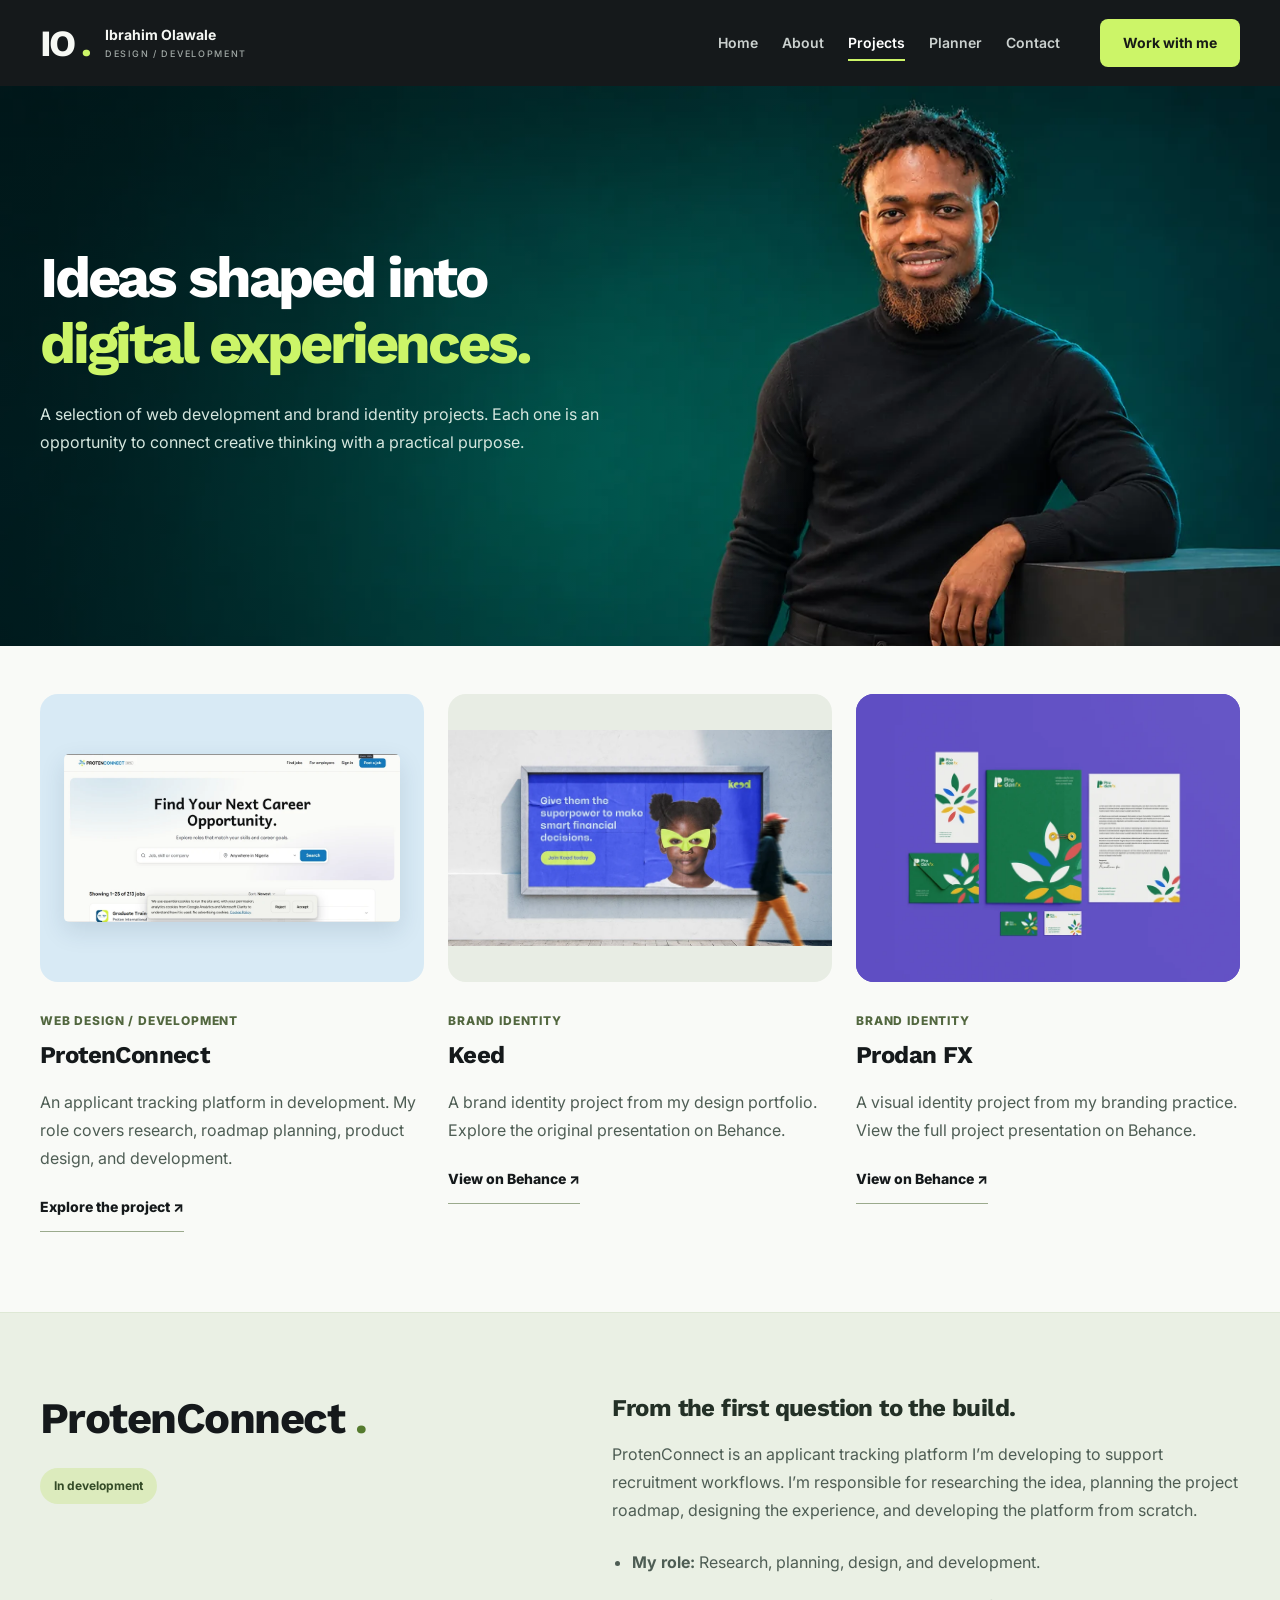
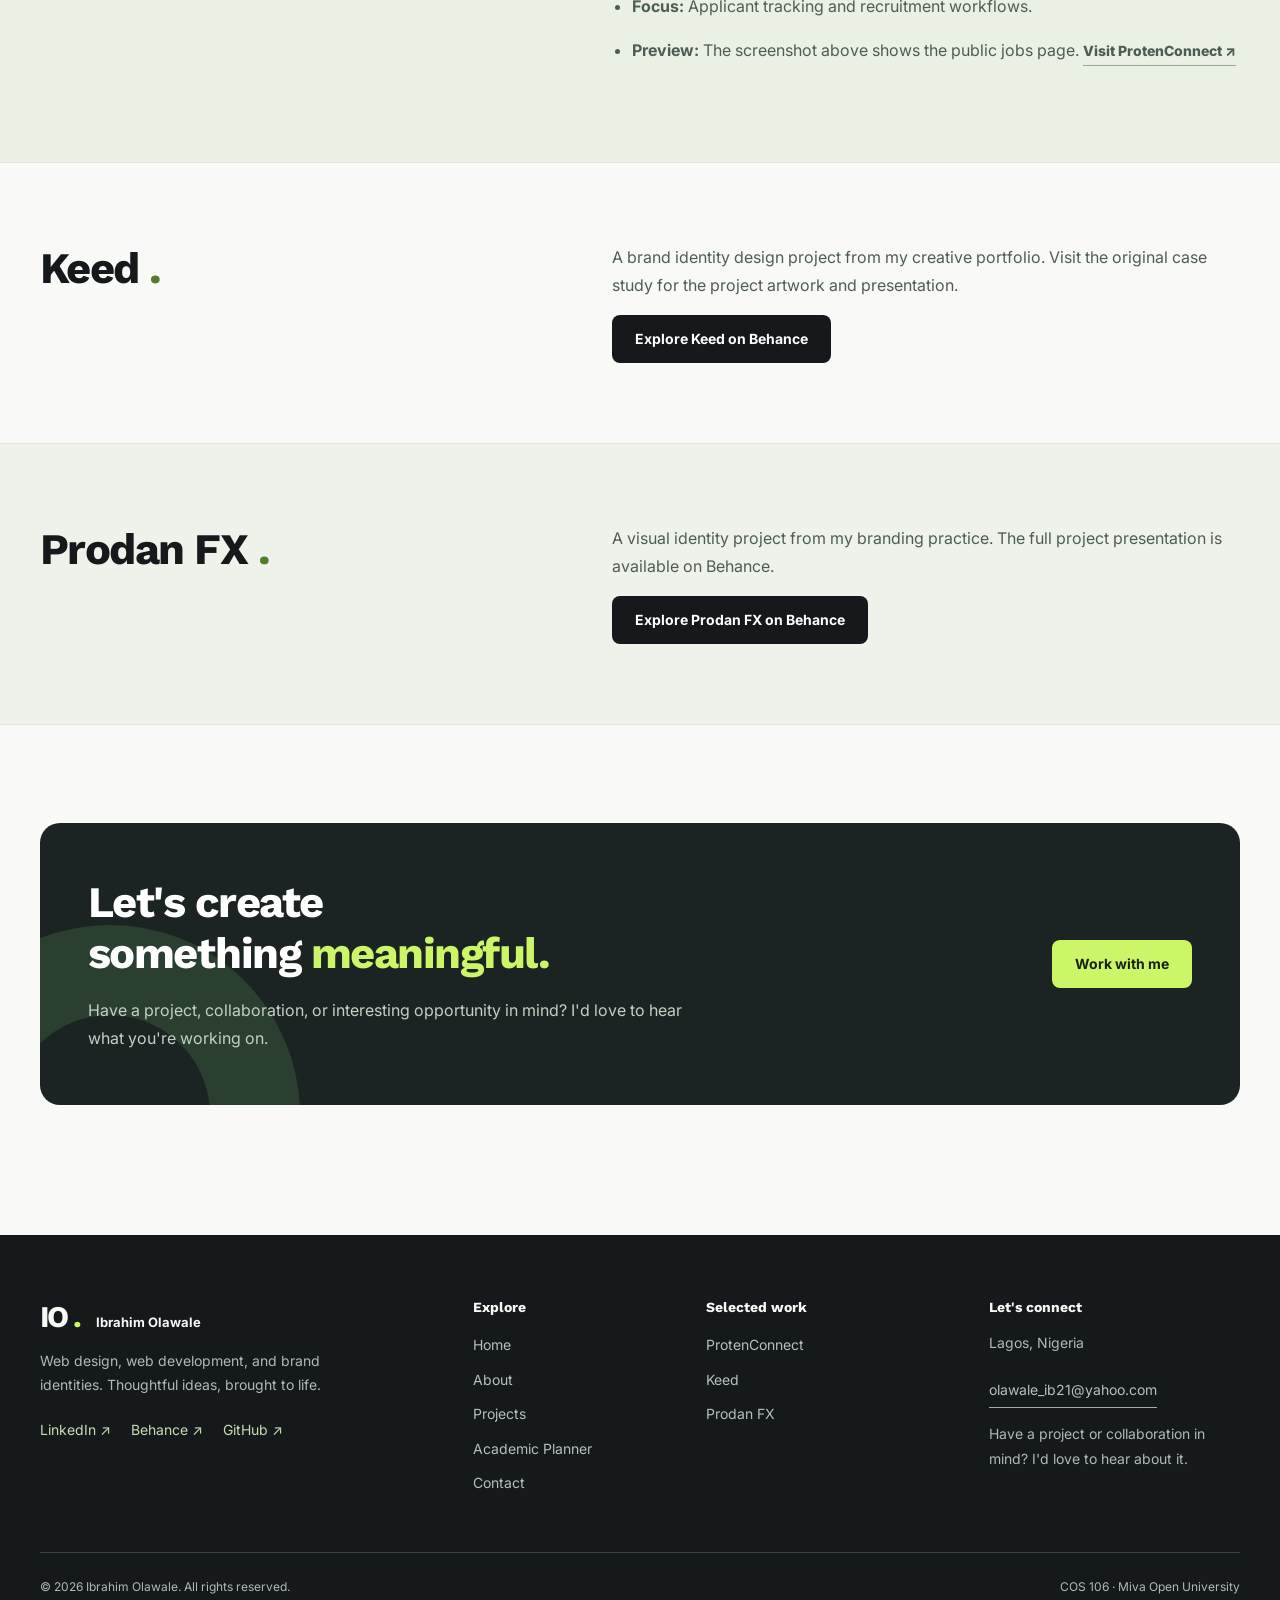
<file: projects.html>
<!doctype html>
<html lang="en">
  <head>
    <meta charset="utf-8" />
    <meta name="viewport" content="width=device-width, initial-scale=1" />
    <meta name="theme-color" content="#15191b" />
    <meta
      name="description"
      content="Projects — Ibrahim Olawale, web designer, web developer, and brand designer in Lagos."
    />
    <title>Projects | Ibrahim Olawale</title>
    <link rel="preconnect" href="https://fonts.googleapis.com" />
    <link rel="preconnect" href="https://fonts.gstatic.com" crossorigin />
    <link
      href="https://fonts.googleapis.com/css2?family=Inter:wght@400;500;600;700;800&amp;family=Work+Sans:wght@400;500;600;700;800&amp;display=swap"
      rel="stylesheet"
    />
    <link rel="stylesheet" href="css/styles.css" />
    <link rel="stylesheet" href="css/pages.css" />
    <script src="js/main.js" defer></script>
  </head>
  <body>
    <a class="skip-link" href="#main">Skip to main content</a>
    <header class="site-header" id="top">
      <div class="container nav-inner">
        <a class="brand" href="index.html" aria-label="Ibrahim Olawale — homepage">
          <span class="brand-mark" aria-hidden="true">
            IO
            <span class="brand-dot">.</span>
          </span>
          <span class="brand-name">
            Ibrahim Olawale
            <small>DESIGN / DEVELOPMENT</small>
          </span>
        </a>
        <button
          class="menu-toggle"
          id="menuToggle"
          aria-controls="primary-navigation"
          aria-expanded="false"
          aria-label="Open navigation menu"
          type="button"
        >
          <span></span>
          <span></span>
          <span></span>
        </button>
        <nav class="nav" id="primary-navigation" aria-label="Main navigation">
          <ul class="nav-links">
            <li><a href="index.html">Home</a></li>
            <li><a href="about.html">About</a></li>
            <li>
              <a class="active" aria-current="page" href="projects.html">Projects</a>
            </li>
            <li><a href="planner.html">Planner</a></li>
            <li><a href="contact.html">Contact</a></li>
          </ul>
          <a class="button button-nav" href="contact.html">Work with me</a>
        </nav>
      </div>
    </header>

    <main id="main">
      <section class="hero hero-background portfolio-background">
        <div class="container hero-background-inner">
          <div class="hero-content">
            <h1>
              Ideas shaped into
              <br />
              <em>digital experiences.</em>
            </h1>
            <p class="hero-description">
              A selection of web development and brand identity projects. Each one is an
              opportunity to connect creative thinking with a practical purpose.
            </p>
          </div>
        </div>
      </section>
      <section class="container content-section">
        <div class="project-grid featured-grid">
          <article class="project-card reveal">
            <a
              class="project-visual project-image proten-preview"
              href="https://connect.protenintl.com/jobs"
              aria-label="Visit ProtenConnect"
              target="_blank"
              rel="noopener noreferrer"
            >
              <span class="screenshot-crop">
                <img
                  src="images/protenconnect-card.webp"
                  width="1920"
                  height="1080"
                  loading="lazy"
                  alt="ProtenConnect jobs page with a career search banner and job listings"
                />
              </span>
            </a>
            <div class="project-details">
              <div>
                <span class="project-type">WEB DESIGN / DEVELOPMENT</span>
                <h3>ProtenConnect</h3>
                <p>
                  An applicant tracking platform in development. My role covers
                  research, roadmap planning, product design, and development.
                </p>
                <a class="text-link project-link" href="projects.html#protenconnect">
                  Explore the project ↗
                </a>
              </div>
            </div>
          </article>
          <article class="project-card reveal">
            <a
              class="project-visual project-image"
              href="images/keed.webp"
              aria-label="View full Keed brand artwork"
            >
              <img
                src="images/keed-card.webp"
                width="1400"
                height="788"
                loading="lazy"
                alt="Keed brand identity billboard with blue and lime colours and a financial education message"
              />
            </a>
            <div class="project-details">
              <div>
                <span class="project-type">BRAND IDENTITY</span>
                <h3>Keed</h3>
                <p>
                  A brand identity project from my design portfolio. Explore the
                  original presentation on Behance.
                </p>
                <a
                  class="text-link project-link"
                  href="https://www.behance.net/gallery/183581449/Keed-Brand-Identity-design"
                  target="_blank"
                  rel="noopener noreferrer"
                >
                  View on Behance ↗
                </a>
              </div>
            </div>
          </article>
          <article class="project-card reveal">
            <a
              class="project-visual project-image prodan-preview"
              href="images/prodan-fx.webp"
              aria-label="View full Prodan FX brand artwork"
            >
              <img
                src="images/prodan-fx-card.webp"
                width="2800"
                height="2100"
                loading="lazy"
                alt="Prodan FX stationery identity with green folders, letterhead, envelopes, and business cards on a purple background"
              />
            </a>
            <div class="project-details">
              <div>
                <span class="project-type">BRAND IDENTITY</span>
                <h3>Prodan FX</h3>
                <p>
                  A visual identity project from my branding practice. View the full
                  project presentation on Behance.
                </p>
                <a
                  class="text-link project-link"
                  href="https://www.behance.net/gallery/168464033/Prodan-FX-Brand-identiy-design"
                  target="_blank"
                  rel="noopener noreferrer"
                >
                  View on Behance ↗
                </a>
              </div>
            </div>
          </article>
        </div>
      </section>
      <section class="section tools-band" id="protenconnect">
        <div class="container project-story">
          <div>
            <h2>
              ProtenConnect
              <em>.</em>
            </h2>
            <span class="status-pill">In development</span>
          </div>
          <div class="prose">
            <h3>From the first question to the build.</h3>
            <p>
              ProtenConnect is an applicant tracking platform I’m developing to support
              recruitment workflows. I’m responsible for researching the idea, planning
              the project roadmap, designing the experience, and developing the platform
              from scratch.
            </p>
            <ul class="detail-list">
              <li>
                <strong>My role:</strong>
                Research, planning, design, and development.
              </li>
              <li>
                <strong>Focus:</strong>
                Applicant tracking and recruitment workflows.
              </li>
              <li>
                <strong>Preview:</strong>
                The screenshot above shows the public jobs page.
                <a
                  class="text-link"
                  href="https://connect.protenintl.com/jobs"
                  target="_blank"
                  rel="noopener noreferrer"
                >
                  Visit ProtenConnect ↗
                </a>
              </li>
            </ul>
          </div>
        </div>
      </section>
      <section class="container section" id="keed">
        <div class="project-story">
          <div>
            <h2>
              Keed
              <em>.</em>
            </h2>
          </div>
          <div class="prose">
            <p>
              A brand identity design project from my creative portfolio. Visit the
              original case study for the project artwork and presentation.
            </p>
            <a
              class="button button-dark"
              href="https://www.behance.net/gallery/183581449/Keed-Brand-Identity-design"
              target="_blank"
              rel="noopener noreferrer"
            >
              Explore Keed on Behance
            </a>
          </div>
        </div>
      </section>
      <section class="section explore-band" id="prodan-fx">
        <div class="container project-story">
          <div>
            <h2>
              Prodan FX
              <em>.</em>
            </h2>
          </div>
          <div class="prose">
            <p>
              A visual identity project from my branding practice. The full project
              presentation is available on Behance.
            </p>
            <a
              class="button button-dark"
              href="https://www.behance.net/gallery/168464033/Prodan-FX-Brand-identiy-design"
              target="_blank"
              rel="noopener noreferrer"
            >
              Explore Prodan FX on Behance
            </a>
          </div>
        </div>
      </section>
      <section class="cta-wrap container" aria-labelledby="cta-title">
        <div class="cta-banner reveal">
          <div class="cta-motif" aria-hidden="true"></div>
          <div class="cta-copy">
            <h2 id="cta-title">
              Let's create something
              <em>meaningful.</em>
            </h2>
            <p>
              Have a project, collaboration, or interesting opportunity in mind? I'd
              love to hear what you're working on.
            </p>
          </div>
          <a href="contact.html" class="button button-light">Work with me</a>
        </div>
      </section>
    </main>
    <footer class="site-footer">
      <div class="container footer-grid">
        <div class="footer-intro">
          <a href="index.html" class="footer-brand">
            IO
            <span>.</span>
            <small>Ibrahim Olawale</small>
          </a>
          <p>
            Web design, web development, and brand identities. Thoughtful ideas, brought
            to life.
          </p>
          <div class="social-links">
            <a
              href="https://www.linkedin.com/in/olawaleibrahim"
              target="_blank"
              rel="noopener noreferrer"
            >
              LinkedIn ↗
            </a>
            <a
              href="https://www.behance.net/olawale_ib"
              target="_blank"
              rel="noopener noreferrer"
            >
              Behance ↗
            </a>
            <a
              href="https://github.com/Olawaleib21"
              target="_blank"
              rel="noopener noreferrer"
            >
              GitHub ↗
            </a>
          </div>
        </div>
        <div class="footer-col">
          <h3>Explore</h3>
          <ul>
            <li><a href="index.html">Home</a></li>
            <li><a href="about.html">About</a></li>
            <li><a href="projects.html">Projects</a></li>
            <li><a href="planner.html">Academic Planner</a></li>
            <li><a href="contact.html">Contact</a></li>
          </ul>
        </div>
        <div class="footer-col">
          <h3>Selected work</h3>
          <ul>
            <li><a href="projects.html#protenconnect">ProtenConnect</a></li>
            <li><a href="projects.html#keed">Keed</a></li>
            <li><a href="projects.html#prodan-fx">Prodan FX</a></li>
          </ul>
        </div>
        <div class="footer-col">
          <h3>Let's connect</h3>
          <p>Lagos, Nigeria</p>
          <a class="footer-contact" href="mailto:olawale_ib21@yahoo.com">
            olawale_ib21@yahoo.com
          </a>
          <p>Have a project or collaboration in mind? I'd love to hear about it.</p>
        </div>
      </div>
      <div class="container footer-bottom">
        <small>
          ©
          <span id="year">2026</span>
          Ibrahim Olawale. All rights reserved.
        </small>
        <small>COS 106 · Miva Open University</small>
      </div>
    </footer>
  </body>
</html>
</file>
<file: css/styles.css>
/* COS 106 — Ibrahim Olawale portfolio | External stylesheet */
:root {
  --ink: #15191b;
  --ink-2: #293033;
  --muted: #666d6d;
  --line: #e6e8e4;
  --paper: #f9faf7;
  --surface: #fff;
  --lime: #ccf568;
  --lime-dark: #b5e545;
  --radius: 18px;
  --container: 1220px;
  --heading: 'Work Sans', Arial, sans-serif;
  --body: 'Inter', Arial, sans-serif;
}
*,
*::before,
*::after {
  box-sizing: border-box;
}
html {
  scroll-behavior: smooth;
  scroll-padding-top: 100px;
}
body {
  margin: 0;
  background: var(--paper);
  font-family: var(--body);
  color: var(--ink);
  line-height: 1.55;
}
img,
svg {
  max-width: 100%;
}
button,
input {
  font: inherit;
}
a {
  color: inherit;
  text-decoration: none;
}
button {
  cursor: pointer;
}
a:focus-visible,
button:focus-visible {
  outline: 3px solid #6b9a00;
  outline-offset: 4px;
}
ul {
  list-style: none;
  padding: 0;
  margin: 0;
}
.container {
  width: min(var(--container), calc(100% - 80px));
  margin-inline: auto;
}
.skip-link {
  position: fixed;
  z-index: 1000;
  left: 12px;
  top: -100px;
  background: var(--lime);
  padding: 12px 18px;
  border-radius: 8px;
}
.skip-link:focus {
  top: 12px;
}
.site-header {
  background: var(--ink);
  color: #f6f8f4;
  position: sticky;
  top: 0;
  z-index: 100;
  transition: box-shadow 0.25s;
}
.site-header.scrolled {
  box-shadow: 0 8px 32px #12171720;
}
.nav-inner {
  min-height: 86px;
  display: flex;
  align-items: center;
  justify-content: space-between;
  gap: 32px;
}
.brand {
  display: flex;
  align-items: center;
  gap: 16px;
  min-width: 235px;
}
.brand-mark {
  font-family: var(--heading);
  font-weight: 700;
  font-size: 37px;
  letter-spacing: -3px;
  line-height: 1;
}
.brand-dot,
.heading-period,
.accent-period {
  color: var(--lime);
}
.brand-name {
  font-weight: 700;
  font-size: 14px;
  line-height: 1.2;
}
.brand-name small {
  display: block;
  font-size: 9px;
  letter-spacing: 0.19em;
  color: #a1a9a6;
  margin-top: 5px;
  font-weight: 500;
}
.nav {
  display: flex;
  gap: 40px;
  align-items: center;
}
.nav-links {
  display: flex;
  align-items: center;
  gap: 30px;
}
.nav-links a {
  color: #cbd1cf;
  font-size: 13px;
  font-weight: 600;
  display: inline-block;
  padding: 10px 0;
  position: relative;
  transition: color 0.2s;
}
.nav-links a:hover,
.nav-links a.active {
  color: #fff;
}
.nav-links a::after {
  content: '';
  position: absolute;
  bottom: 4px;
  left: 0;
  right: 0;
  height: 2px;
  background: var(--lime);
  transform: scaleX(0);
  transform-origin: left;
  transition: transform 0.2s;
}
.nav-links a:hover::after,
.nav-links a.active::after {
  transform: scaleX(1);
}
.button {
  display: inline-flex;
  justify-content: center;
  align-items: center;
  gap: 22px;
  border-radius: 8px;
  font-weight: 700;
  font-size: 13px;
  padding: 15px 23px;
  line-height: 1.2;
  border: 1px solid transparent;
  transition:
    transform 0.2s,
    background 0.2s,
    box-shadow 0.2s;
}
.button:hover {
  transform: translateY(-2px);
}
.button span {
  font-size: 17px;
  font-weight: 400;
}
.button-nav {
  background: var(--lime);
  color: #171a16;
  padding: 13px 18px;
  white-space: nowrap;
}
.button-nav:hover {
  background: #e1ff9a;
}
.menu-toggle {
  display: none;
}
.hero {
  min-height: 664px;
  padding-top: 78px;
  padding-bottom: 77px;
  display: grid;
  grid-template-columns: 1.05fr 0.95fr;
  gap: 42px;
  align-items: center;
}
.eyebrow,
.section-label {
  font-size: 10px;
  font-weight: 800;
  letter-spacing: 0.18em;
}
.eyebrow {
  display: flex;
  align-items: center;
  gap: 9px;
  margin-bottom: 22px;
}
.status-indicator {
  width: 8px;
  height: 8px;
  border-radius: 50%;
  background: #a4d93f;
  box-shadow: 0 0 0 4px #caef8f50;
}
.hero h1 {
  font-family: var(--heading);
  font-size: clamp(60px, 6.3vw, 94px);
  letter-spacing: -0.075em;
  line-height: 0.96;
  margin: 0 0 24px;
  font-weight: 700;
}
.hero h1 > span {
  display: block;
}
.hero-role {
  font-family: var(--heading);
  font-size: clamp(17px, 2vw, 23px);
  font-weight: 700;
  letter-spacing: -0.035em;
  margin: 0 0 17px;
}
.hero-role span {
  color: #91ab52;
  padding: 0 3px;
}
.hero-description {
  max-width: 570px;
  color: #5a6463;
  font-size: 15px;
  line-height: 1.8;
  margin: 0 0 28px;
}
.hero-actions {
  display: flex;
  gap: 11px;
  flex-wrap: wrap;
}
.button-dark {
  background: var(--ink);
  color: #fff;
}
.button-dark:hover {
  background: #333c40;
}
.button-outline {
  background: transparent;
  color: var(--ink);
  border-color: #b9c0bb;
}
.button-outline:hover {
  background: #eff2ea;
}
.hero-caption {
  display: flex;
  align-items: center;
  gap: 11px;
  margin-top: 45px;
  font-size: 9px;
  letter-spacing: 0.19em;
  font-weight: 800;
  color: #878e8c;
}
.tiny-line {
  height: 1px;
  width: 33px;
  background: #99a09c;
}
.hero-art {
  height: 495px;
  position: relative;
  display: grid;
  place-items: center;
}
.art-orbit {
  position: absolute;
  border-radius: 50%;
  width: 360px;
  height: 360px;
  background: #e7edda;
  right: 10px;
  top: 7px;
}
.orbit-two {
  background: var(--lime);
  width: 265px;
  height: 265px;
  left: 0;
  top: auto;
  bottom: 12px;
  opacity: 0.85;
}
.portrait-frame {
  height: 410px;
  width: 76%;
  max-width: 370px;
  position: relative;
  background: linear-gradient(145deg, #d9ded8, #bec8c0);
  border: 9px solid #fff;
  border-radius: 145px 145px 20px 20px;
  box-shadow: 0 30px 60px #18211928;
  display: flex;
  flex-direction: column;
  align-items: center;
  justify-content: center;
  overflow: hidden;
}
.portrait-frame:before {
  content: '';
  position: absolute;
  inset: auto -25% -60% -25%;
  height: 80%;
  background: #a5b3a7;
  border-radius: 50%;
}
.portrait-glyph {
  color: #737f78;
  width: 145px;
  z-index: 1;
  opacity: 0.65;
}
.portrait-note {
  z-index: 1;
  text-align: center;
  font-size: 10px;
  letter-spacing: 0.16em;
  font-weight: 800;
  margin-top: 4px;
}
.portrait-note small {
  font-weight: 500;
  letter-spacing: 0;
  font-size: 11px;
}
.vertical-stamp {
  position: absolute;
  right: -15px;
  bottom: 20px;
  writing-mode: vertical-rl;
  color: #7b857d;
  font-size: 9px;
  letter-spacing: 0.22em;
  font-weight: 800;
}
.capability-strip {
  border-block: 1px solid var(--line);
  background: #f3f5ef;
}
.capability-inner {
  display: grid;
  grid-template-columns: repeat(4, 1fr);
}
.capability {
  display: flex;
  align-items: center;
  gap: 16px;
  padding: 26px 18px;
  border-right: 1px solid #dce1d8;
  font-family: var(--heading);
  font-weight: 700;
  font-size: 16px;
}
.capability:first-child {
  padding-left: 0;
}
.capability:last-child {
  border-right: 0;
}
.capability-icon {
  font-size: 28px;
  line-height: 1;
  color: #566f2e;
}
.capability small {
  display: block;
  font-family: var(--body);
  font-size: 11px;
  color: #828b83;
  font-weight: 500;
  margin-top: 2px;
}
.section {
  padding-block: 102px;
}
.section-head {
  display: flex;
  align-items: end;
  justify-content: space-between;
  gap: 48px;
  margin-bottom: 37px;
}
.section-head > div:first-child {
  flex: 1;
}
.section-head > p,
.head-action {
  max-width: 380px;
  flex: 0.65;
  color: #65706c;
  font-size: 14px;
  line-height: 1.8;
  margin: 0;
}
.section-label {
  display: block;
  color: #76865d;
  margin-bottom: 13px;
}
h2,
h3,
p {
  overflow-wrap: break-word;
}
.section-head h2,
.about-copy h2 {
  font-family: var(--heading);
  font-size: clamp(38px, 4.3vw, 62px);
  letter-spacing: -0.065em;
  line-height: 1.09;
  margin: 0;
}
.section-head h2 em,
.about-copy h2 em {
  font-style: normal;
  color: #758f42;
}
.services-grid {
  display: grid;
  grid-template-columns: repeat(3, minmax(0, 1fr));
  gap: 18px;
}
.service-card {
  padding: 30px 28px 27px;
  background: #fff;
  border: 1px solid #e0e5de;
  border-radius: var(--radius);
  min-height: 320px;
  display: flex;
  flex-direction: column;
  transition:
    transform 0.25s,
    box-shadow 0.25s,
    border-color 0.25s;
}
.service-card:hover {
  transform: translateY(-5px);
  box-shadow: 0 20px 40px #18201910;
  border-color: #bdceae;
}
.service-count {
  color: #9ba69c;
  font-size: 11px;
  letter-spacing: 0.12em;
}
.service-icon {
  height: 60px;
  width: 60px;
  border-radius: 12px;
  background: #edf3e4;
  padding: 13px;
  margin: 19px 0 16px;
  color: #334329;
}
.service-icon svg {
  width: 100%;
  height: 100%;
}
.service-card h3 {
  font-family: var(--heading);
  font-size: 23px;
  letter-spacing: -0.045em;
  margin: 0 0 9px;
}
.service-card p {
  font-size: 13px;
  line-height: 1.7;
  color: #68726e;
  margin: 0 0 19px;
}
.text-link {
  font-weight: 800;
  font-size: 12px;
  display: inline-flex;
  gap: 8px;
  align-items: center;
  width: max-content;
  max-width: 100%;
  border-bottom: 1px solid #9baa8d;
  padding-bottom: 3px;
  margin-top: auto;
  transition: gap 0.2s;
}
.text-link:hover {
  gap: 14px;
}
.tools-band {
  background: #eaf0e4;
  border-block: 1px solid #dee8d5;
}
.tools-grid {
  display: grid;
  grid-template-columns: repeat(2, 1fr);
  gap: 20px;
}
.tool-group {
  border-radius: var(--radius);
  padding: 28px;
  background: #f9fbf6;
  border: 1px solid #dce5d7;
}
.tool-group-top {
  display: flex;
  justify-content: space-between;
  font-weight: 800;
  font-size: 10px;
  letter-spacing: 0.14em;
  margin-bottom: 24px;
  color: #48534a;
}
.tool-group-top span:last-child {
  color: #99a297;
}
.tool-list {
  display: grid;
  grid-template-columns: repeat(3, minmax(0, 1fr));
  gap: 23px 12px;
}
.tool-list li {
  display: flex;
  align-items: center;
  flex-direction: column;
  text-align: center;
  gap: 8px;
  font-size: 11px;
  font-weight: 700;
  color: #59635d;
}
.tool-icon {
  height: 58px;
  width: 58px;
  border-radius: 14px;
  background: #e6eae1;
  color: #41523d;
  display: grid;
  place-items: center;
  font-family: var(--heading);
  font-size: 18px;
  font-weight: 700;
  letter-spacing: -0.05em;
  transition:
    transform 0.2s,
    background 0.2s;
}
.tool-list li:hover .tool-icon {
  background: #d2ed9a;
  transform: translateY(-3px);
}
.tool-icon.adobe {
  color: #365139;
}
.tool-icon.code {
  font-size: 15px;
  color: #304a49;
}
.tool-footnote {
  font-size: 12px;
  color: #7d8a7d;
  margin: 25px 0 0;
  text-align: right;
}
.head-action {
  display: flex;
  flex-direction: column;
  align-items: flex-start;
  gap: 15px;
}
.head-action p {
  margin: 0;
}
.project-grid {
  display: grid;
  grid-template-columns: 1fr 1fr;
  gap: 24px;
}
.project-card {
  min-width: 0;
}
.project-visual {
  height: 350px;
  border-radius: var(--radius);
  position: relative;
  overflow: hidden;
  display: grid;
  place-items: center;
}
.visual-connect {
  background:
    radial-gradient(circle at 80% 20%, #dbf5a9 0, transparent 38%),
    linear-gradient(135deg, #a9c795, #6a8e73);
}
.mock-browser {
  width: 77%;
  height: 255px;
  background: #fff;
  border-radius: 11px;
  box-shadow: 0 25px 50px #143c2745;
  transform: rotate(-5deg);
  overflow: hidden;
}
.mock-top {
  height: 25px;
  background: #f3f4f1;
  display: flex;
  align-items: center;
  padding: 0 12px;
  gap: 4px;
}
.mock-top span {
  width: 6px;
  height: 6px;
  border-radius: 50%;
  background: #c7cec4;
}
.mock-top b {
  font-size: 8px;
  color: #54744a;
  margin: auto;
  font-weight: 800;
}
.mock-content {
  display: flex;
  height: calc(100% - 25px);
}
.mock-sidebar {
  background: #20382b;
  width: 20%;
  padding: 20px 12px;
}
.mock-sidebar i {
  height: 7px;
  width: 75%;
  background: #7b967c;
  display: block;
  border-radius: 4px;
  margin-bottom: 16px;
}
.mock-main {
  padding: 18px 23px;
  flex: 1;
  min-width: 0;
}
.mock-main small {
  display: block;
  font-size: 7px;
  letter-spacing: 0.1em;
  color: #6a8470;
}
.mock-main strong {
  font-family: var(--heading);
  font-size: 19px;
  letter-spacing: -0.045em;
  color: #243d2b;
}
.mock-search {
  height: 21px;
  border: 1px solid #d9ded7;
  margin: 12px 0;
  border-radius: 5px;
}
.mock-stats {
  display: flex;
  gap: 7px;
}
.mock-stats span {
  flex: 1;
  height: 40px;
  background: #dcebd5;
  border-radius: 5px;
}
.mock-table {
  margin-top: 12px;
}
.mock-table i {
  display: block;
  height: 12px;
  margin-bottom: 7px;
  border-radius: 4px;
  background: #edf1eb;
}
.visual-astro {
  background: radial-gradient(circle at 50% 55%, #d6a57c 0, #b97c54 38%, #593e32 100%);
  color: #2c201c;
}
.astro-wordmark {
  position: absolute;
  top: 28px;
  left: 30px;
  font-family: var(--heading);
  font-size: 27px;
  letter-spacing: -0.07em;
  font-weight: 800;
}
.astro-wordmark span {
  font-weight: 400;
}
.astro-wordmark small {
  display: block;
  letter-spacing: 0.18em;
  font-family: var(--body);
  font-size: 8px;
  margin-top: -5px;
}
.glasses {
  display: flex;
  align-items: center;
  justify-content: center;
  filter: drop-shadow(12px 18px 10px #0005);
  transform: rotate(-12deg);
  width: 85%;
  max-width: 370px;
}
.lens {
  width: 43%;
  height: 120px;
  border: 11px solid #342923;
  border-radius: 24px 24px 48px 48px;
  background: #432b235c;
  box-shadow: inset 0 0 0 2px #a07656;
}
.bridge {
  width: 14%;
  height: 25px;
  border-top: 9px solid #342923;
  border-radius: 55% 55% 0 0;
  align-self: flex-start;
  margin-top: 18px;
}
.concept-tag {
  position: absolute;
  bottom: 16px;
  left: 16px;
  padding: 5px 8px;
  border-radius: 4px;
  background: #ffffffdc;
  color: #353e37;
  letter-spacing: 0.09em;
  font-size: 8px;
  font-weight: 800;
}
.project-details {
  display: flex;
  gap: 14px;
  justify-content: space-between;
  padding: 21px 3px 12px;
}
.project-type {
  font-size: 10px;
  font-weight: 800;
  letter-spacing: 0.12em;
  color: #728160;
}
.project-details h3 {
  font: 700 26px/1.2 var(--heading);
  letter-spacing: -0.05em;
  margin: 7px 0;
}
.project-details p {
  color: #66716b;
  font-size: 13px;
  max-width: 420px;
  margin: 0;
  line-height: 1.7;
}
.project-arrow {
  width: 43px;
  height: 43px;
  border: 1px solid #bac6b7;
  border-radius: 50%;
  display: grid;
  place-items: center;
  font-size: 21px;
  flex-shrink: 0;
  transition:
    background 0.2s,
    transform 0.2s;
}
.project-arrow:hover {
  background: var(--lime);
  transform: rotate(45deg);
}
.mini-projects {
  margin-top: 31px;
  display: grid;
  grid-template-columns: repeat(3, 1fr);
  gap: 14px;
}
.mini-projects a {
  border-top: 1px solid #cbd3c8;
  padding: 19px 3px;
  display: grid;
  grid-template-columns: 1fr auto;
  gap: 2px 10px;
}
.mini-projects span {
  font: 700 16px var(--heading);
}
.mini-projects small {
  font-size: 11px;
  color: #808b81;
}
.mini-projects b {
  grid-area: 1/2 / span 2/3;
  font-size: 21px;
  transition: transform 0.2s;
}
.mini-projects a:hover b {
  transform: translate(3px, -3px);
}
.explore-band {
  background: #eff2eb;
  border-block: 1px solid #e1e6dc;
}
.explore-grid {
  display: grid;
  grid-template-columns: repeat(4, 1fr);
  gap: 13px;
}
.explore-card {
  background: #fff;
  border: 1px solid #e0e5dc;
  border-radius: 13px;
  padding: 23px 17px;
  min-height: 155px;
  display: flex;
  flex-direction: column;
  justify-content: space-between;
  position: relative;
  transition:
    transform 0.2s,
    box-shadow 0.2s;
}
.explore-card:hover {
  transform: translateY(-4px);
  box-shadow: 0 12px 30px #1b211712;
}
.explore-symbol {
  font-size: 29px;
  font-weight: 500;
  color: #658443;
}
.explore-card > span:nth-child(2) {
  font: 700 16px/1.3 var(--heading);
  letter-spacing: -0.03em;
}
.explore-card small {
  display: block;
  font: 500 11px/1.4 var(--body);
  color: #8b948c;
  margin-top: 4px;
}
.explore-card b {
  position: absolute;
  right: 15px;
  top: 17px;
}
.about-preview {
  display: grid;
  grid-template-columns: 0.9fr 1.1fr;
  align-items: center;
  gap: 100px;
}
.about-decoration {
  border-radius: var(--radius);
  background: #e0e9d9;
  height: 360px;
  position: relative;
  overflow: hidden;
  padding: 36px;
  display: flex;
  align-items: flex-end;
}
.about-decoration > span {
  font: 700 clamp(48px, 5.4vw, 82px)/0.93 var(--heading);
  letter-spacing: -0.085em;
  position: relative;
  z-index: 2;
}
.about-rings {
  position: absolute;
  right: -70px;
  top: -120px;
  width: 370px;
  height: 370px;
  border: 55px solid var(--lime);
  border-radius: 50%;
  box-shadow: 0 0 0 45px #c9d9bd;
}
.about-copy h2 {
  margin-bottom: 24px;
}
.about-copy p {
  color: #657069;
  font-size: 14px;
  line-height: 1.85;
  margin: 0 0 16px;
}
.about-copy .button {
  margin-top: 18px;
}
.cta-wrap {
  padding-bottom: 100px;
}
.cta-banner {
  background: #1b2422;
  color: #fff;
  border-radius: 20px;
  min-height: 282px;
  padding: 48px 60px;
  display: flex;
  justify-content: space-between;
  align-items: center;
  gap: 50px;
  position: relative;
  overflow: hidden;
}
.cta-motif {
  position: absolute;
  left: -120px;
  bottom: -200px;
  border: 90px solid #3e5c41;
  width: 380px;
  height: 380px;
  border-radius: 50%;
  opacity: 0.48;
}
.cta-copy {
  position: relative;
  z-index: 1;
  max-width: 610px;
}
.cta-copy > span {
  font-size: 10px;
  letter-spacing: 0.2em;
  font-weight: 800;
  color: #bbef76;
}
.cta-copy h2 {
  font: 700 clamp(32px, 3.4vw, 48px)/1.1 var(--heading);
  letter-spacing: -0.055em;
  margin: 12px 0;
}
.cta-copy h2 em {
  font-style: normal;
  color: var(--lime);
}
.cta-copy p {
  font-size: 13px;
  color: #bac7c0;
  line-height: 1.7;
  margin: 0;
}
.button-light {
  background: var(--lime);
  color: #182116;
  z-index: 1;
  white-space: nowrap;
}
.button-light:hover {
  background: #e2ff9e;
}
.site-footer {
  background: #15191b;
  color: #f8f9f6;
}
.footer-grid {
  padding: 68px 0 56px;
  display: grid;
  grid-template-columns: 1.6fr 0.8fr 1fr 1fr;
  gap: 48px;
}
.footer-brand {
  font: 700 30px var(--heading);
  letter-spacing: -0.09em;
}
.footer-brand span {
  color: var(--lime);
}
.footer-brand small {
  font: 700 13px var(--body);
  letter-spacing: 0;
  margin-left: 10px;
}
.footer-intro p,
.footer-col p {
  color: #b1b9b4;
  font-size: 12px;
  line-height: 1.8;
  max-width: 310px;
}
.social-placeholders {
  display: flex;
  gap: 7px;
  flex-wrap: wrap;
  margin-top: 20px;
}
.social-placeholders span {
  border: 1px solid #53605a;
  border-radius: 6px;
  padding: 7px 9px;
  font-size: 10px;
  color: #dbe0da;
}
.footer-note {
  display: block;
  color: #89968d;
  font-size: 10px;
  margin-top: 13px;
}
.footer-col h3 {
  font: 700 13px var(--heading);
  margin: 5px 0 19px;
}
.footer-col li {
  margin-bottom: 12px;
}
.footer-col a,
.footer-contact {
  font-size: 12px;
  color: #b7c0b9;
  transition: color 0.2s;
}
.footer-col a:hover,
.footer-bottom a:hover {
  color: var(--lime);
}
.footer-contact {
  display: inline-block;
  margin-top: 8px;
  border-bottom: 1px solid #a2ae9f;
  padding-bottom: 5px;
}
.footer-bottom {
  display: flex;
  justify-content: space-between;
  align-items: center;
  gap: 20px;
  border-top: 1px solid #39433d;
  min-height: 71px;
  color: #909c93;
}
.footer-bottom small,
.footer-bottom a {
  font-size: 10px;
}
.reveal-enabled .reveal {
  opacity: 0;
  transform: translateY(20px);
  transition:
    opacity 0.65s ease,
    transform 0.65s ease;
}
.reveal-enabled .reveal.visible {
  opacity: 1;
  transform: translateY(0);
}
@media (max-width: 1100px) {
  .container {
    width: min(var(--container), calc(100% - 52px));
  }
  .nav {
    gap: 18px;
  }
  .nav-links {
    gap: 19px;
  }
  .hero h1 {
    font-size: clamp(60px, 6.4vw, 82px);
  }
  .about-preview {
    gap: 45px;
  }
  .footer-grid {
    gap: 25px;
  }
}
@media (max-width: 900px) {
  .nav-inner {
    min-height: 75px;
  }
  .brand {
    min-width: 0;
  }
  .menu-toggle {
    display: flex;
    flex-direction: column;
    align-items: center;
    justify-content: center;
    gap: 5px;
    background: transparent;
    color: white;
    border: 1px solid #53605a;
    border-radius: 8px;
    width: 44px;
    height: 44px;
    z-index: 3;
  }
  .menu-toggle span {
    width: 19px;
    height: 2px;
    background: #fff;
    transition:
      transform 0.2s,
      opacity 0.2s;
  }
  .menu-toggle[aria-expanded='true'] span:first-child {
    transform: translateY(7px) rotate(45deg);
  }
  .menu-toggle[aria-expanded='true'] span:nth-child(2) {
    opacity: 0;
  }
  .menu-toggle[aria-expanded='true'] span:last-child {
    transform: translateY(-7px) rotate(-45deg);
  }
  .nav {
    display: none;
    position: absolute;
    top: 100%;
    left: 0;
    right: 0;
    background: #15191b;
    padding: 17px 26px 28px;
    box-shadow: 0 20px 30px #0004;
    flex-direction: column;
    align-items: stretch;
    gap: 17px;
  }
  .nav.is-open {
    display: flex;
  }
  .nav-links {
    align-items: stretch;
    flex-direction: column;
    gap: 1px;
  }
  .nav-links a {
    display: block;
    font-size: 15px;
    padding: 10px 6px;
  }
  .nav-links a::after {
    right: auto;
    width: 45px;
    bottom: 5px;
  }
  .nav .button {
    align-self: flex-start;
  }
  .hero {
    grid-template-columns: 1fr 1fr;
    gap: 10px;
    min-height: 580px;
  }
  .hero-art {
    height: 390px;
  }
  .portrait-frame {
    height: 345px;
    width: 81%;
  }
  .art-orbit {
    width: 280px;
    height: 280px;
  }
  .orbit-two {
    width: 200px;
    height: 200px;
  }
  .hero h1 {
    font-size: clamp(53px, 7vw, 72px);
  }
  .hero-description {
    font-size: 13px;
  }
  .section {
    padding-block: 76px;
  }
  .services-grid {
    gap: 12px;
  }
  .service-card {
    padding: 24px 18px;
  }
  .tool-list {
    gap: 17px 6px;
  }
  .tool-icon {
    width: 52px;
    height: 52px;
  }
  .footer-grid {
    grid-template-columns: 1.4fr 1fr 1fr;
    gap: 30px;
  }
  .footer-col:last-child {
    grid-column: 1/-1;
  }
  .explore-grid {
    grid-template-columns: repeat(2, 1fr);
  }
}
@media (max-width: 650px) {
  .container {
    width: calc(100% - 36px);
  }
  .nav-inner {
    min-height: 68px;
  }
  .brand-mark {
    font-size: 32px;
  }
  .brand-name {
    font-size: 12px;
  }
  .brand-name small {
    font-size: 8px;
  }
  .hero {
    display: flex;
    flex-direction: column;
    align-items: stretch;
    gap: 24px;
    min-height: auto;
    padding-block: 56px 36px;
  }
  .hero h1 {
    font-size: clamp(56px, 13vw, 80px);
  }
  .hero-role {
    font-size: 18px;
  }
  .hero-description {
    font-size: 13px;
    margin-bottom: 24px;
  }
  .hero-caption {
    margin-top: 24px;
  }
  .hero-art {
    height: 330px;
  }
  .portrait-frame {
    height: 310px;
    width: 65%;
    border-width: 6px;
    max-width: 280px;
  }
  .portrait-glyph {
    width: 110px;
  }
  .art-orbit {
    right: 14%;
    width: 240px;
    height: 240px;
  }
  .orbit-two {
    left: 10%;
    width: 190px;
    height: 190px;
  }
  .vertical-stamp {
    right: 1%;
    font-size: 8px;
  }
  .capability-inner {
    grid-template-columns: repeat(2, 1fr);
  }
  .capability {
    padding: 16px 8px;
    font-size: 13px;
    gap: 12px;
  }
  .capability:first-child {
    padding-left: 8px;
  }
  .capability:nth-child(2) {
    border-right: 0;
  }
  .capability:nth-child(-n + 2) {
    border-bottom: 1px solid #dce1d8;
  }
  .capability-icon {
    font-size: 23px;
  }
  .capability small {
    font-size: 10px;
  }
  .section {
    padding-block: 70px;
  }
  .section-head {
    display: block;
    margin-bottom: 27px;
  }
  .section-head h2,
  .about-copy h2 {
    font-size: 41px;
  }
  .section-head > p,
  .head-action {
    margin-top: 17px;
    max-width: 100%;
    font-size: 13px;
  }
  .services-grid,
  .tools-grid,
  .project-grid,
  .mini-projects {
    grid-template-columns: 1fr;
  }
  .service-card {
    min-height: 0;
    padding: 23px;
  }
  .service-icon {
    height: 52px;
    width: 52px;
    margin: 12px 0;
  }
  .service-card p {
    font-size: 12px;
  }
  .tool-group {
    padding: 23px 12px;
  }
  .tool-icon {
    height: 51px;
    width: 51px;
  }
  .tool-list {
    gap: 18px 6px;
  }
  .tool-list li {
    font-size: 10px;
  }
  .tool-footnote {
    text-align: left;
  }
  .project-visual {
    height: 275px;
  }
  .mock-browser {
    height: 205px;
  }
  .mock-main {
    padding: 12px;
  }
  .mock-main strong {
    font-size: 15px;
  }
  .mock-stats span {
    height: 29px;
  }
  .glasses .lens {
    height: 90px;
    border-width: 8px;
  }
  .glasses .bridge {
    border-width: 7px;
  }
  .project-details h3 {
    font-size: 23px;
  }
  .mini-projects {
    margin-top: 7px;
    gap: 0;
  }
  .mini-projects a {
    padding: 16px 3px;
  }
  .explore-grid {
    grid-template-columns: repeat(2, minmax(0, 1fr));
    gap: 10px;
  }
  .explore-card {
    padding: 15px 12px;
    min-height: 145px;
  }
  .explore-card > span:nth-child(2) {
    font-size: 14px;
  }
  .explore-card small {
    font-size: 10px;
  }
  .about-preview {
    grid-template-columns: 1fr;
    gap: 25px;
  }
  .about-decoration {
    height: 245px;
  }
  .about-decoration > span {
    font-size: 60px;
  }
  .about-copy p {
    font-size: 13px;
  }
  .cta-wrap {
    padding-bottom: 75px;
  }
  .cta-banner {
    padding: 37px 26px;
    display: block;
    min-height: 0;
  }
  .cta-copy h2 {
    font-size: 35px;
  }
  .cta-banner .button {
    margin-top: 25px;
  }
  .footer-grid {
    grid-template-columns: repeat(2, 1fr);
    gap: 33px 18px;
    padding: 50px 0;
  }
  .footer-intro {
    grid-column: 1/-1;
  }
  .footer-col:last-child {
    grid-column: 1/-1;
  }
  .footer-bottom {
    flex-direction: column;
    align-items: flex-start;
    justify-content: center;
    padding-block: 20px;
    gap: 7px;
  }
  .button {
    font-size: 12px;
    padding: 14px 17px;
    gap: 12px;
  }
}
@media (max-width: 375px) {
  .hero h1 {
    font-size: 54px;
  }
  .brand-name {
    font-size: 11px;
  }
  .portrait-frame {
    width: 75%;
  }
  .hero-actions .button {
    flex: 1;
  }
  .hero-role {
    font-size: 16px;
  }
  .tool-list li {
    font-size: 9px;
  }
  .tool-icon {
    width: 45px;
    height: 45px;
  }
  .project-visual {
    height: 240px;
  }
  .mock-browser {
    width: 83%;
  }
  .glasses .lens {
    height: 77px;
  }
  .explore-card {
    padding: 13px 9px;
  }
}
@media (prefers-reduced-motion: reduce) {
  *,
  *::before,
  *::after {
    animation-duration: 0.01ms !important;
    transition-duration: 0.01ms !important;
    scroll-behavior: auto !important;
  }
}
</file>
<file: css/pages.css>
/* Interior pages share the homepage's type, colour tokens and components. */
html.no-js #contact-form {
  display: none;
}
[hidden] {
  display: none !important;
}
html {
  scroll-padding-top: 110px;
}
.sr-only {
  position: absolute;
  width: 1px;
  height: 1px;
  padding: 0;
  margin: -1px;
  overflow: hidden;
  clip: rect(0, 0, 0, 0);
  white-space: nowrap;
  border: 0;
}
.page-intro {
  padding-block: 80px 52px;
  border-bottom: 1px solid #dce2d8;
}
.page-intro h1 {
  font: 700 clamp(42px, 5.4vw, 76px)/1.07 var(--heading);
  letter-spacing: -0.06em;
  margin: 20px 0 25px;
}
.page-intro h1 em,
.prose h2 em,
.form-panel h2 em,
.task-panel h2 em,
.simple-cta h2 em,
.contact-info h2 em,
.audio-card h2 em {
  font-style: normal;
  color: #557b2e;
}
.page-intro > p {
  max-width: 690px;
  color: #5b675e;
  font-size: 16px;
  line-height: 1.9;
}
.content-section {
  padding-block: 44px 85px;
}
.prose {
  font-size: 15px;
  line-height: 1.9;
  color: #536158;
  min-width: 0;
}
.prose h2,
.form-panel h2,
.task-panel h2,
.contact-info h2,
.audio-card h2,
.simple-cta h2 {
  font: 700 clamp(29px, 3vw, 43px)/1.15 var(--heading);
  letter-spacing: -0.045em;
  color: #18231c;
  margin: 14px 0 22px;
}
.prose h3 {
  font: 700 24px/1.3 var(--heading);
  color: #233026;
  margin-top: 0;
}
.prose p {
  margin-bottom: 18px;
}
.about-layout,
.two-columns,
.project-story {
  display: grid;
  grid-template-columns: 1fr 1.2fr;
  gap: 70px;
  align-items: start;
}
.about-layout {
  align-items: center;
  padding-top: 55px;
}
.table-wrap {
  overflow-x: auto;
  border: 1px solid #d7dfd1;
  border-radius: 12px;
  background: #fff;
}
table {
  width: 100%;
  border-collapse: collapse;
  font-size: 14px;
  text-align: left;
  min-width: 650px;
}
caption {
  text-align: left;
  padding: 18px 22px;
  font-weight: 700;
  color: #41513e;
}
th,
td {
  padding: 19px 22px;
  border-top: 1px solid #e1e6dc;
}
thead {
  background: #e5eddd;
  color: #344b2f;
}
tbody th {
  font-weight: 600;
}
.experience-list {
  display: grid;
  grid-template-columns: repeat(3, minmax(0, 1fr));
  gap: 20px;
}
.experience-card {
  padding: 28px;
  border: 1px solid #d9e0d3;
  border-radius: 16px;
  background: white;
}
.experience-card h3 {
  font: 700 23px/1.3 var(--heading);
  letter-spacing: -0.04em;
  margin: 16px 0 8px;
}
.experience-card p {
  font-size: 14px;
  line-height: 1.85;
  color: #5a665d;
}
.experience-card .company {
  color: #44612f;
  font-weight: 700;
}
.skill-pills {
  display: flex;
  flex-wrap: wrap;
  gap: 10px;
  margin: 22px 0 !important;
  list-style: none;
  padding: 0;
}
.skill-pills li {
  background: #e2ead8;
  border: 1px solid #ccd8c0;
  border-radius: 30px;
  padding: 8px 15px;
  font-size: 13px;
  color: #344b2e;
}
.audio-card {
  background: #e8eedf;
  border: 1px solid #d4dfc8;
  border-radius: 20px;
  padding: 38px;
  display: flex;
  align-items: center;
  justify-content: space-between;
  gap: 35px;
}
.audio-card > div {
  max-width: 800px;
}
.audio-symbol {
  font-size: 85px;
  color: #526e3c;
}
audio {
  width: 100%;
  margin-block: 15px;
}
details {
  margin-top: 20px;
  font-size: 14px;
  line-height: 1.9;
}
summary {
  cursor: pointer;
  font-weight: 700;
  color: #354d2b;
}
.featured-grid {
  grid-template-columns: repeat(3, minmax(0, 1fr));
  gap: 23px;
}
.featured-grid .project-visual {
  height: 270px;
}
.featured-grid .mock-browser {
  height: 200px;
  width: 86%;
}
.featured-grid .mock-main {
  padding: 14px 10px;
}
.featured-grid .mock-main strong {
  font-size: 15px;
}
.featured-grid .mock-stats span {
  height: 25px;
}
.project-link {
  display: inline-flex;
  margin-top: 18px;
  font-size: 13px;
}
.brand-placeholder {
  position: relative;
  padding: 28px;
  display: flex;
  flex-direction: column;
  align-items: flex-start;
  justify-content: center;
  border: 1px solid #d3dccb;
}
.brand-keed {
  background: #e8e5dc;
  color: #334330;
}
.brand-prodan {
  background: #dce5e3;
  color: #253b3b;
}
.placeholder-index {
  position: absolute;
  top: 24px;
  left: 25px;
  font-size: 10px;
  letter-spacing: 0.15em;
  font-weight: 700;
}
.placeholder-name {
  font: 700 clamp(30px, 3.3vw, 48px)/1.1 var(--heading);
  letter-spacing: -0.07em;
}
.placeholder-name > span {
  color: #55783d;
}
.concept-tag {
  font-size: 8px;
  max-width: calc(100% - 32px);
}
.project-story h2 {
  font: 700 clamp(34px, 4vw, 53px)/1.1 var(--heading);
  letter-spacing: -0.05em;
  margin: 20px 0;
}
.project-story h2 em {
  font-style: normal;
  color: #557b2e;
}
.status-pill {
  display: inline-block;
  background: #dcebbd;
  color: #344b27;
  font-size: 12px;
  font-weight: 700;
  border-radius: 30px;
  padding: 8px 14px;
}
.detail-list {
  list-style: disc;
  padding-left: 20px !important;
}
.detail-list li {
  margin-bottom: 12px;
}
.simple-cta {
  display: flex;
  justify-content: space-between;
  align-items: center;
  gap: 25px;
}
.muted {
  color: #5e6d60;
  font-size: 13px;
}
.notice {
  padding: 17px 20px;
  border: 1px solid #d8e0ce;
  border-radius: 10px;
  background: #eef3e8;
  font-size: 13px;
  line-height: 1.8;
  color: #42543a;
}
.notice-warning {
  background: #fff4df;
  border-color: #d9b36c;
  color: #65470f;
}
.sample-notice strong {
  display: block;
}
.planner-stats {
  display: grid;
  grid-template-columns: repeat(3, 1fr);
  gap: 18px;
  margin: 26px 0 32px;
}
.planner-stats > div {
  background: #e6eddd;
  border: 1px solid #d2ddc6;
  border-radius: 14px;
  padding: 24px;
  display: flex;
  align-items: center;
  gap: 16px;
}
.planner-stats strong {
  font: 700 37px var(--heading);
  letter-spacing: -0.05em;
  color: #344b2c;
}
.planner-stats span {
  font-size: 13px;
  color: #4e6045;
}
.planner-layout {
  display: grid;
  grid-template-columns: 340px minmax(0, 1fr);
  gap: 30px;
  align-items: start;
}
.form-panel {
  padding: 30px;
  background: white;
  border: 1px solid #d8e0d0;
  border-radius: 17px;
  min-width: 0;
}
.field {
  margin: 21px 0;
}
.field label {
  display: block;
  font-size: 13px;
  font-weight: 700;
  color: #34422f;
  margin-bottom: 9px;
}
.field input,
.field textarea {
  display: block;
  width: 100%;
  border: 1px solid #aab9a1;
  border-radius: 8px;
  background: #fcfdf9;
  font: inherit;
  font-size: 14px;
  color: #202c20;
  padding: 13px 14px;
  min-width: 0;
  box-sizing: border-box;
}
.field textarea {
  resize: vertical;
  min-height: 130px;
}
.field input::placeholder,
.field textarea::placeholder {
  color: #697465;
}
.field input:focus,
.field textarea:focus {
  outline: 2px solid #5b7a3e;
  outline-offset: 3px;
}
.field [aria-invalid='true'] {
  border-color: #a12f26;
  background: #fffafa;
}
.field-error {
  display: block;
  color: #9a2820;
  font-size: 12px;
  line-height: 1.6;
  margin-top: 7px;
}
.field-error:empty {
  display: none;
}
.field-hint,
.required-label {
  font-size: 11px;
  color: #61705a;
  font-weight: 400;
}
.field-hint {
  display: block;
  margin-top: 8px;
}
.storage-note {
  font-size: 12px;
  line-height: 1.8;
  color: #56664d;
  margin: 22px 0 0;
}
.task-panel-heading {
  display: flex;
  align-items: center;
  justify-content: space-between;
  gap: 12px;
  margin-bottom: 15px;
}
.task-panel-heading h2 {
  font-size: 29px;
  margin: 12px 0;
}
.task-list {
  list-style: none;
  padding: 0;
  margin: 0;
}
.planner-task {
  display: flex;
  gap: 16px;
  align-items: center;
  padding: 23px 20px;
  border: 1px solid #d5dfce;
  border-radius: 12px;
  background: white;
  margin-bottom: 13px;
}
.planner-task > input {
  width: 21px;
  height: 21px;
  accent-color: #42672d;
  cursor: pointer;
  flex-shrink: 0;
}
.task-content {
  min-width: 0;
  flex: 1;
  overflow-wrap: anywhere;
}
.task-course {
  display: block;
  font-size: 10px;
  letter-spacing: 0.06em;
  color: #567341;
  font-weight: 700;
  margin-bottom: 8px;
}
.task-title {
  font-size: 15px;
  color: #253322;
  line-height: 1.6;
  display: block;
}
.task-meta {
  display: flex;
  align-items: center;
  flex-wrap: wrap;
  gap: 10px;
  font-size: 11px;
  color: #5c6d54;
  margin-top: 9px;
}
.sample-tag {
  background: #e9eedf;
  color: #4b6239;
  border-radius: 4px;
  padding: 3px 6px;
  font-size: 10px;
}
.overdue {
  color: #9a3b26;
  font-weight: 700;
}
.completed {
  background: #f0f4eb;
}
.completed .task-title {
  text-decoration: line-through;
  color: #66755e;
}
.delete-task {
  background: transparent;
  border: 1px solid #d1b9af;
  color: #8d3e2b;
  font: 600 11px var(--body);
  border-radius: 6px;
  padding: 9px 12px;
  cursor: pointer;
}
.delete-task:hover {
  background: #fff0e9;
}
.empty-state {
  border: 1px dashed #a7b897;
  border-radius: 12px;
  padding: 45px 20px;
  text-align: center;
  color: #526846;
}
.empty-state > span {
  font-size: 38px;
}
.empty-state p {
  font-size: 14px;
}
.contact-layout {
  display: grid;
  grid-template-columns: 1fr 1.2fr;
  gap: 80px;
  align-items: start;
}
.contact-info > p {
  font-size: 15px;
  color: #5b6954;
  line-height: 1.9;
  max-width: 370px;
}
.contact-details {
  margin-top: 35px;
}
.contact-details dt {
  font-size: 11px;
  font-weight: 700;
  letter-spacing: 0.12em;
  text-transform: uppercase;
  color: #637854;
  margin-top: 25px;
}
.contact-details dd {
  margin: 9px 0 0;
  font-size: 16px;
  overflow-wrap: anywhere;
}
.contact-details dd a {
  display: block;
  width: fit-content;
  margin-bottom: 10px;
  text-decoration: underline;
  text-underline-offset: 5px;
  text-decoration-color: #9cb98a;
}
.contact-motif {
  font: 700 74px/0.95 var(--heading);
  letter-spacing: -0.07em;
  color: #d7e1c9;
  margin-top: 52px;
}
.contact-motif span {
  color: #66834c;
}
#contact-status {
  font-size: 13px;
  line-height: 1.8;
  margin-top: 18px;
  color: #9a2820;
}
#contact-status:empty {
  display: none;
}
#contact-status.success-message {
  background: #e6f0dc;
  color: #345627;
  border: 1px solid #c3d6ad;
  padding: 15px;
  border-radius: 8px;
}
.social-links {
  display: flex;
  gap: 20px;
  margin-top: 20px;
  font-size: 12px;
  color: #c6dcb1;
}
.social-links a:hover {
  color: #fff;
  text-decoration: underline;
}
.footer-contact {
  overflow-wrap: anywhere;
}
.footer-note,
.tool-footnote {
  color: #687860;
}
.site-footer .footer-note {
  color: #b1b9b4;
}
.footer-bottom {
  color: #b1b9b4;
}
@media (max-width: 1000px) {
  .planner-layout {
    grid-template-columns: 290px minmax(0, 1fr);
  }
  .contact-layout,
  .about-layout,
  .two-columns,
  .project-story {
    gap: 35px;
  }
  .featured-grid {
    grid-template-columns: repeat(2, minmax(0, 1fr));
  }
  .experience-list {
    grid-template-columns: 1fr;
  }
  .experience-card {
    padding: 25px;
  }
  .footer-grid {
    grid-template-columns: repeat(2, minmax(0, 1fr));
  }
  .footer-col:last-child {
    grid-column: auto;
  }
}
@media (max-width: 760px) {
  .page-intro {
    padding-block: 48px 30px;
  }
  .page-intro > p {
    font-size: 14px;
  }
  .content-section {
    padding-block: 30px 60px;
  }
  .about-layout,
  .two-columns,
  .project-story,
  .contact-layout,
  .planner-layout {
    grid-template-columns: 1fr;
    gap: 30px;
  }
  .about-layout .about-decoration {
    height: 270px;
  }
  .planner-stats {
    gap: 8px;
  }
  .planner-stats > div {
    padding: 16px 10px;
    display: block;
  }
  .planner-stats strong {
    display: block;
    font-size: 31px;
  }
  .planner-stats span {
    font-size: 11px;
  }
  .contact-motif {
    display: none;
  }
  .contact-info {
    padding-bottom: 12px;
  }
  .audio-card {
    padding: 25px;
  }
  .audio-symbol {
    display: none;
  }
  .task-panel-heading {
    align-items: flex-start;
  }
  .task-panel-heading .muted {
    font-size: 11px;
    margin-top: 20px;
  }
  .simple-cta {
    display: block;
  }
  .simple-cta .button {
    margin-top: 10px;
  }
}
@media (max-width: 600px) {
  .featured-grid {
    grid-template-columns: 1fr;
  }
  .featured-grid .project-visual {
    height: 270px;
  }
  .placeholder-name {
    font-size: 45px;
  }
  .form-panel {
    padding: 23px 19px;
  }
  .planner-task {
    padding: 18px 13px;
    gap: 10px;
    flex-wrap: wrap;
  }
  .delete-task {
    margin-left: 31px;
  }
  .task-content {
    flex-basis: calc(100% - 40px);
  }
  .audio-card {
    padding: 23px 20px;
  }
  .footer-grid {
    grid-template-columns: 1fr 1fr;
    gap: 28px 18px;
  }
  .footer-intro {
    grid-column: 1/-1;
  }
  .footer-col:last-child {
    grid-column: 1/-1;
  }
  .table-wrap {
    margin-right: 0;
  }
  .page-intro h1 {
    font-size: clamp(36px, 9vw, 49px);
  }
}
@media (prefers-reduced-motion: reduce) {
  html {
    scroll-behavior: auto;
  }
}

/* One creative row followed by one development row; scroll within each on phones. */
.tools-grid {
  grid-template-columns: minmax(0, 1fr);
  gap: 28px;
}
.tools-grid .tool-group {
  min-width: 0;
  background: transparent;
  border: 0;
  border-radius: 0;
  padding: 0;
  box-shadow: none;
}
.tool-list {
  grid-template-columns: repeat(6, minmax(0, 1fr));
  gap: 20px;
  overflow-x: auto;
  padding: 4px 3px 10px;
}
.tool-group-top {
  margin-bottom: 20px;
}
.experience-date {
  font-size: 11px;
  font-weight: 600;
  color: #56664d;
  margin: 0 0 14px;
}
.project-image {
  background: #e8ede4;
  display: block;
  overflow: hidden;
}
.project-image img {
  display: block;
  width: 100%;
  height: 100%;
  object-fit: contain;
  transition: transform 0.25s ease;
}
.project-image:hover img {
  transform: scale(1.025);
}
.project-image:focus-visible {
  outline: 3px solid #557b2e;
  outline-offset: 4px;
}
.project-image.proten-preview {
  background: #d8eaf5;
  display: flex;
  align-items: center;
  justify-content: center;
  padding: 24px;
}
.screenshot-crop {
  display: block;
  position: relative;
  width: 100%;
  aspect-ratio: 1896/946;
  overflow: hidden;
  border-radius: 5px;
  box-shadow: 0 9px 24px #183b5420;
}
.proten-preview .screenshot-crop img {
  position: absolute;
  max-width: none;
  width: 101.2658%;
  height: auto;
  left: -0.211%;
  top: -8.668%;
  object-fit: initial;
  transform: none;
}
.proten-preview:hover .screenshot-crop {
  box-shadow: 0 12px 28px #183b5430;
}
.project-image.prodan-preview {
  background: #6047c5;
}
@media (max-width: 650px) {
  .tool-list {
    grid-template-columns: repeat(6, minmax(85px, 1fr));
    gap: 16px;
  }
  .tool-list li {
    font-size: 11px;
  }
  .tool-icon {
    width: 52px;
    height: 52px;
  }
}

/* UI UX Pro Max review: shared type hierarchy, readable copy and spacing rhythm. */
:root {
  --space-1: 8px;
  --space-2: 16px;
  --space-3: 24px;
  --space-4: 32px;
  --space-5: 48px;
  --section-space: 80px;
  --layout-gap: 48px;
  --text-body: 1rem;
  --text-small: 0.875rem;
  --text-caption: 0.75rem;
  --text-heading: clamp(2rem, 3.4vw, 3rem);
  --text-title: clamp(2.75rem, 5.2vw, 4.5rem);
  --copy-color: #4e5d54;
  --heading-accent: #557531;
}
body {
  font-size: var(--text-body);
  line-height: 1.65;
}
h1,
h2,
h3 {
  text-wrap: balance;
}
p {
  text-wrap: pretty;
}
.section {
  padding-block: var(--section-space);
}
.content-section {
  padding-block: var(--space-5) var(--section-space);
}
.page-intro {
  padding-block: var(--section-space) var(--space-5);
}
.page-intro h1 {
  font-size: var(--text-title);
  line-height: 1.12;
  letter-spacing: -0.04em;
  margin: 0 0 var(--space-3);
}
.page-intro > p {
  margin: 0;
  max-width: 65ch;
  font-size: var(--text-body);
  line-height: 1.75;
  color: var(--copy-color);
}
.hero {
  padding-block: var(--section-space);
  gap: var(--layout-gap);
}
.hero h1 {
  font-size: clamp(3.5rem, 6vw, 5.25rem);
  line-height: 1.02;
  letter-spacing: -0.055em;
  margin-bottom: var(--space-3);
}
.hero-role {
  font-size: clamp(1.125rem, 1.7vw, 1.375rem);
  line-height: 1.5;
  letter-spacing: -0.025em;
  margin-bottom: var(--space-2);
}
.hero-description {
  font-size: var(--text-body);
  line-height: 1.75;
  margin: 0 0 var(--space-4);
  max-width: 60ch;
  color: var(--copy-color);
}
.hero-actions {
  gap: var(--space-2);
}
.hero-caption {
  margin-top: var(--space-4);
  font-size: var(--text-caption);
  letter-spacing: 0.1em;
  color: #58685b;
}
.section-head {
  gap: var(--layout-gap);
  margin-bottom: var(--space-4);
  align-items: end;
}
.section-head h2,
.about-copy h2,
.prose h2,
.form-panel h2,
.task-panel h2,
.contact-info h2,
.audio-card h2,
.simple-cta h2,
.project-story h2 {
  font-family: var(--heading);
  font-size: var(--text-heading);
  font-weight: 700;
  line-height: 1.18;
  letter-spacing: -0.035em;
  margin: 0 0 var(--space-3);
}
.section-head h2 {
  margin-bottom: 0;
}
.section-head h2 em,
.about-copy h2 em {
  color: var(--heading-accent);
}
.section-head > p,
.head-action,
.head-action p {
  font-size: var(--text-body);
  line-height: 1.75;
  color: var(--copy-color);
  max-width: 42ch;
}
.head-action {
  gap: var(--space-2);
}
.prose,
.prose p,
.about-copy p,
.experience-card p,
.contact-info > p,
.service-card p,
.project-details p,
.cta-copy p,
details {
  font-size: var(--text-body);
  line-height: 1.75;
  color: var(--copy-color);
}
.prose p,
.about-copy p,
.experience-card p,
.contact-info > p {
  margin: 0 0 var(--space-2);
}
.prose p:last-child,
.experience-card p:last-child {
  margin-bottom: 0;
}
.prose {
  max-width: 68ch;
}
.about-layout,
.two-columns,
.project-story,
.contact-layout,
.about-preview {
  gap: var(--layout-gap);
}
.about-layout {
  padding-top: var(--space-5);
}
.services-grid,
.project-grid,
.experience-list {
  gap: var(--space-3);
}
.service-card,
.experience-card,
.form-panel {
  padding: var(--space-4);
}
.service-card h3,
.project-details h3,
.experience-card h3,
.prose h3 {
  font: 700 1.5rem/1.3 var(--heading);
  letter-spacing: -0.025em;
  margin: 0 0 var(--space-2);
}
.service-card p {
  margin: 0 0 var(--space-3);
}
.service-count {
  font-size: var(--text-caption);
  color: #596b4e;
}
.project-type,
.experience-date,
.tool-group-top {
  font-size: var(--text-caption);
  line-height: 1.5;
  letter-spacing: 0.07em;
  color: #52673f;
}
.experience-card .experience-date {
  font-size: var(--text-caption);
  line-height: 1.5;
  margin-bottom: var(--space-2);
}
.project-details {
  padding: var(--space-3) 0 0;
}
.project-details h3 {
  margin: var(--space-1) 0 var(--space-2);
}
.project-details p {
  max-width: 60ch;
}
.project-link,
.text-link {
  font-size: var(--text-small);
  line-height: 1.6;
}
.project-link {
  margin-top: var(--space-2);
  min-height: 44px;
  align-items: center;
}
.featured-grid .project-visual {
  height: auto;
  aspect-ratio: 4/3;
}
.project-image.proten-preview {
  padding: var(--space-3);
}
.project-story .detail-list {
  margin-top: var(--space-3);
}
.detail-list li {
  margin-bottom: var(--space-2);
}
.simple-cta {
  gap: var(--space-3);
}
.simple-cta h2 {
  margin: 0;
}
.tools-grid {
  gap: var(--space-4);
}
.tool-group-top {
  margin-bottom: var(--space-3);
}
.tool-list {
  gap: var(--space-3);
}
.tool-list li {
  font-size: var(--text-small);
  line-height: 1.5;
  color: #43513f;
  gap: 12px;
}
.tool-icon {
  width: 56px;
  height: 56px;
}
.button {
  min-height: 48px;
  font-size: var(--text-small);
  padding: 14px 22px;
}
.nav-links {
  gap: var(--space-3);
}
.nav-links a {
  min-height: 44px;
  display: inline-flex;
  align-items: center;
  font-size: var(--text-small);
}
.field {
  margin: 0 0 var(--space-3);
}
.field label {
  font-size: var(--text-small);
  line-height: 1.5;
  margin-bottom: var(--space-1);
}
.field input,
.field textarea {
  font-size: var(--text-body);
  line-height: 1.5;
  min-height: 48px;
  padding: 12px 14px;
}
.field-hint,
.required-label,
.field-error,
.storage-note,
.muted {
  font-size: var(--text-caption);
  line-height: 1.65;
}
.form-panel > form {
  margin-top: var(--space-3);
}
.notice,
#contact-status {
  font-size: var(--text-small);
  line-height: 1.7;
  padding: var(--space-2) var(--space-3);
}
.planner-layout {
  gap: var(--space-4);
}
.planner-layout {
  grid-template-columns: minmax(0, 1fr);
}
.planner-layout > .form-panel {
  width: 100%;
}
.planner-layout > .form-panel h2 {
  font-size: 1.75rem;
  margin-bottom: 24px;
}
#task-form {
  display: grid;
  grid-template-columns: minmax(0, 2fr) minmax(0, 1.3fr) minmax(160px, 1fr) auto;
  gap: 16px;
  align-items: end;
}
#task-form .field {
  margin: 0;
  min-width: 0;
}
#task-form .button {
  grid-column: 4;
  grid-row: 1;
  white-space: nowrap;
}
#task-error {
  grid-column: 1/-1;
  grid-row: 2;
  margin: 0;
}
.planner-layout .storage-note {
  margin-top: 16px;
}
.planner-layout > .task-panel {
  min-width: 0;
  width: 100%;
}
.planner-guide {
  margin-top: 32px;
  padding: 28px 32px;
  border-radius: var(--radius);
  background: #e5eddf;
  color: #34492d;
}
.planner-guide h2 {
  font: 600 0.875rem/1.5 var(--body);
  letter-spacing: 0.08em;
  text-transform: uppercase;
  margin: 0 0 24px;
  display: flex;
  align-items: center;
  gap: 12px;
}
.planner-guide h2::before {
  content: '';
  width: 28px;
  height: 2px;
  background: #557531;
}
.planner-guide ol {
  counter-reset: planner-step;
  display: grid;
  grid-template-columns: repeat(3, minmax(0, 1fr));
  gap: 24px;
  padding: 0;
  margin: 0;
  list-style: none;
}
.planner-guide li {
  counter-increment: planner-step;
  display: flex;
  align-items: flex-start;
  gap: 12px;
  font-size: 1rem;
  line-height: 1.75;
}
.planner-guide li::before {
  content: counter(planner-step);
  width: 32px;
  height: 32px;
  flex-shrink: 0;
  display: grid;
  place-items: center;
  border-radius: 50%;
  background: #42632e;
  color: #fff;
  font-weight: 600;
  line-height: 1;
}
.planner-guide > p {
  font-size: 0.875rem;
  line-height: 1.7;
  color: #4e6145;
  margin: 24px 0 0;
}
@media (max-width: 900px) {
  .planner-guide ol {
    grid-template-columns: 1fr;
  }
}
@media (max-width: 600px) {
  .planner-guide {
    padding: 24px 20px;
  }
}
@media (max-width: 1000px) {
  #task-form {
    grid-template-columns: minmax(0, 1fr) minmax(0, 1fr);
  }
  #task-form .button {
    grid-column: 2;
    grid-row: 2;
  }
  #task-error {
    grid-row: 3;
  }
}
@media (max-width: 600px) {
  #task-form {
    grid-template-columns: minmax(0, 1fr);
  }
  #task-form .button {
    grid-column: 1;
    grid-row: auto;
  }
  #task-error {
    grid-row: auto;
  }
}
.planner-stats {
  gap: var(--space-2);
  margin: var(--space-3) 0 var(--space-4);
}
.planner-stats > div {
  padding: var(--space-3);
}
.planner-stats span {
  font-size: var(--text-small);
}
.task-panel-heading {
  margin-bottom: var(--space-3);
  align-items: center;
  flex-wrap: wrap;
}
.task-panel-heading h2 {
  font-size: clamp(1.75rem, 2.4vw, 2.25rem);
  margin: 0;
}
.task-panel-heading .muted {
  margin: 0;
  font-size: var(--text-caption);
}
.planner-task {
  padding: var(--space-3);
  gap: var(--space-2);
  margin-bottom: var(--space-2);
}
.task-title {
  font-size: var(--text-body);
  line-height: 1.6;
}
.task-course,
.task-meta,
.sample-tag {
  font-size: var(--text-caption);
  line-height: 1.5;
}
.task-course {
  letter-spacing: 0.025em;
}
.delete-task {
  min-height: 44px;
  min-width: 64px;
  font-size: var(--text-caption);
}
.audio-card {
  padding: var(--space-4);
  gap: var(--space-4);
}
.audio-card details {
  margin-top: var(--space-3);
}
.cta-wrap {
  padding-bottom: var(--section-space);
}
.cta-banner {
  padding: var(--space-5);
  gap: var(--space-4);
}
.cta-copy h2 {
  font-size: var(--text-heading);
  line-height: 1.18;
  letter-spacing: -0.035em;
  margin: 0 0 var(--space-2);
}
.cta-copy p {
  color: #c4d0c6;
}
.explore-grid {
  gap: var(--space-2);
}
.explore-card {
  padding: var(--space-3);
  min-height: 170px;
}
.explore-card > span:nth-child(2) {
  font-size: 1.125rem;
  line-height: 1.4;
}
.explore-card small {
  font-size: var(--text-small);
  line-height: 1.6;
  color: #56644f;
  margin-top: var(--space-1);
}
.footer-grid {
  padding-block: 64px var(--space-5);
  gap: var(--space-4);
}
.footer-intro p,
.footer-col p,
.footer-col a,
.footer-contact,
.social-links {
  font-size: var(--text-small);
  line-height: 1.75;
}
.footer-col h3 {
  font-size: var(--text-small);
  margin: 0 0 var(--space-2);
}
.footer-col li {
  margin-bottom: var(--space-1);
}
.footer-bottom small,
.footer-bottom a {
  font-size: var(--text-caption);
  line-height: 1.7;
}
.footer-bottom {
  padding-block: var(--space-2);
}
.footer-bottom {
  display: grid;
  grid-template-columns: minmax(0, 1fr) minmax(0, 1fr);
  align-items: center;
  gap: 16px;
}
.footer-bottom > small:last-child {
  text-align: right;
}
@media (max-width: 650px) {
  .footer-bottom {
    grid-template-columns: 1fr;
    justify-items: center;
    gap: 8px;
    text-align: center;
  }
  .footer-bottom > small:last-child {
    text-align: center;
  }
}
.contact-details {
  margin-top: var(--space-4);
}
.contact-details dt {
  font-size: var(--text-caption);
  margin-top: var(--space-3);
}
.contact-details dd {
  margin-top: var(--space-1);
}
.table-wrap:focus-visible,
.tool-list:focus-visible,
summary:focus-visible {
  outline: 3px solid #557531;
  outline-offset: 4px;
}
@media (max-width: 1000px) {
  :root {
    --section-space: 64px;
    --layout-gap: 32px;
  }
  .nav {
    gap: var(--space-2);
  }
  .nav-links {
    gap: var(--space-2);
  }
  .service-card,
  .experience-card,
  .form-panel {
    padding: var(--space-3);
  }
}
@media (max-width: 760px) {
  :root {
    --section-space: 48px;
    --layout-gap: 24px;
    --text-heading: clamp(1.875rem, 7vw, 2.5rem);
    --text-title: clamp(2.25rem, 8.5vw, 3.25rem);
  }
  .container {
    width: calc(100% - 40px);
  }
  .page-intro {
    padding-bottom: var(--space-4);
  }
  .content-section {
    padding-top: var(--space-4);
  }
  .hero {
    padding-block: var(--section-space);
    gap: var(--space-4);
  }
  .hero h1 {
    font-size: clamp(3rem, 11.5vw, 4.5rem);
  }
  .hero-role {
    font-size: 1.125rem;
  }
  .hero-description {
    font-size: var(--text-body);
  }
  .section-head {
    display: block;
    margin-bottom: var(--space-4);
  }
  .section-head > p,
  .head-action {
    margin-top: var(--space-2);
    max-width: 65ch;
    font-size: var(--text-body);
  }
  .planner-stats > div {
    padding: var(--space-2) 12px;
  }
  .planner-stats span {
    font-size: var(--text-caption);
  }
  .planner-task {
    padding: var(--space-2);
  }
  .audio-card,
  .cta-banner {
    padding: var(--space-3);
  }
  .simple-cta h2 {
    margin-bottom: var(--space-3);
  }
  .explore-card {
    padding: var(--space-2);
    min-height: 160px;
  }
  .explore-card > span:nth-child(2) {
    font-size: 1rem;
  }
  .explore-card small {
    font-size: var(--text-caption);
  }
  .footer-grid {
    padding-block: var(--section-space);
    gap: var(--space-4) var(--space-3);
  }
}
@media (max-width: 650px) {
  .tool-list {
    grid-template-columns: repeat(6, minmax(96px, 1fr));
    gap: var(--space-2);
  }
  .tool-list li {
    font-size: var(--text-small);
  }
}
.cta-banner .button {
  position: relative;
  z-index: 1;
}
@media (max-width: 420px) {
  .hero-actions {
    flex-direction: column;
    align-items: stretch;
  }
  .hero-actions .button {
    flex: auto;
    min-height: 48px;
  }
}
.about-hero {
  display: grid;
  grid-template-columns: minmax(0, 1.2fr) minmax(0, 0.8fr);
  align-items: center;
  gap: var(--layout-gap);
}
.about-hero .intro-copy {
  min-width: 0;
}
.about-hero h1 {
  font-size: clamp(2.75rem, 4.2vw, 4rem);
}
.about-hero .intro-copy > p {
  font-size: var(--text-body);
  line-height: 1.75;
  color: var(--copy-color);
  max-width: 58ch;
  margin: 0;
}
.about-hero .hero-art {
  height: 460px;
  min-width: 0;
}
.cta-wrap {
  padding-top: calc(var(--space-5) + 50px);
}
.about-preview {
  padding-top: calc(var(--section-space) + 50px);
}
.cta-wrap {
  padding-bottom: calc(var(--section-space) + 50px);
}
.contact-hero {
  padding-block: var(--section-space);
  grid-template-columns: minmax(0, 1fr) minmax(0, 1fr);
  align-items: start;
}
.contact-hero-copy {
  min-width: 0;
}
.contact-hero-copy h1 {
  font: 700 clamp(2.75rem, 4.2vw, 4rem)/1.12 var(--heading);
  letter-spacing: -0.04em;
  margin: 0 0 var(--space-3);
  text-wrap: balance;
}
.contact-hero-copy h1 em {
  font-style: normal;
  color: var(--heading-accent);
}
.contact-hero-copy > p {
  font-size: var(--text-body);
  line-height: 1.75;
  color: var(--copy-color);
  max-width: 54ch;
  margin: 0 0 var(--space-4);
}
.contact-hero .contact-info > p {
  max-width: 54ch;
}
.contact-details .contact-social-links {
  display: flex;
  align-items: center;
  flex-wrap: wrap;
  gap: 8px 20px;
}
.contact-details .contact-social-links a {
  display: inline-flex;
  align-items: center;
  min-height: 44px;
  margin: 0;
  font-size: var(--text-small);
  white-space: nowrap;
}
#contact-form .field {
  margin: 0 0 16px;
}
#contact-form label.sr-only {
  margin: 0;
}
.contact-demo-note {
  font-size: 0.75rem;
  line-height: 1.7;
  color: var(--copy-color);
  margin: 16px 0 0;
  padding: 0;
  background: none;
  border: 0;
}
.portrait-photo::before {
  display: none;
}
.portrait-photo > img {
  display: block;
  width: 100%;
  height: 100%;
  object-fit: cover;
  object-position: 50% 35%;
}
.hero-art:has(.portrait-photo) {
  height: 560px;
}
.portrait-frame.portrait-photo {
  width: 88%;
  max-width: 440px;
  height: 520px;
  border-radius: 0;
  border-width: 8px;
}
@media (max-width: 1000px) {
  .hero-art:has(.portrait-photo) {
    height: 480px;
  }
  .portrait-frame.portrait-photo {
    height: 440px;
    width: 90%;
  }
}
@media (max-width: 760px) {
  .hero-art:has(.portrait-photo) {
    height: 450px;
  }
  .portrait-frame.portrait-photo {
    width: 84%;
    max-width: 360px;
    height: 410px;
    border-width: 6px;
  }
}
.portrait-frame.portrait-photo {
  border-radius: var(--radius);
}
.tool-icon img {
  display: block;
  width: 36px;
  height: 36px;
  object-fit: contain;
}
.tool-icon-pair {
  display: flex;
  align-items: center;
  justify-content: center;
  gap: 4px;
  width: 64px;
}
.tool-icon-pair img {
  width: 24px;
  height: 24px;
}
.tools-grid {
  gap: 16px;
}
.tool-group-top {
  justify-content: center;
  text-align: center;
  margin-bottom: 16px;
  font-family: var(--body);
  font-weight: 400;
}
.tool-list {
  max-width: 960px;
  margin-inline: auto;
}
.tool-list li {
  font-family: var(--body);
  font-weight: 400;
}
.service-card,
.service-card:hover {
  border: 0;
}
.experience-list {
  grid-template-columns: repeat(2, minmax(0, 1fr));
}
.experience-timeline {
  display: block;
  max-width: 1040px;
  margin-inline: auto;
  position: relative;
}
.table-wrap {
  border: 1px solid #a4b595;
  border-radius: 8px;
  background: #fff;
  box-shadow: 0 5px 18px #21371e12;
}
.table-wrap table {
  font-size: 0.875rem;
  line-height: 1.5;
  min-width: 600px;
}
.table-wrap thead {
  background: #334b2e;
  color: #fff;
}
.table-wrap th,
.table-wrap td {
  padding: 14px 18px;
  border-top: 1px solid #c7d4bd;
  vertical-align: middle;
}
.table-wrap thead th {
  border-top: 0;
  font-weight: 600;
}
.table-wrap tbody tr {
  background: #fff;
  color: #24331f;
}
.table-wrap tbody tr:nth-child(even) {
  background: #edf3e7;
}
.table-wrap caption.sr-only {
  padding: 0;
}
.experience-timeline::before {
  content: '';
  position: absolute;
  top: 8px;
  bottom: 32px;
  left: calc(40% + 6.4px);
  width: 2px;
  background: #c6d5ba;
  transform: translateX(-50%);
}
.experience-timeline .timeline-entry {
  display: grid;
  grid-template-columns: minmax(0, 1fr) minmax(0, 1.5fr);
  gap: 64px;
  position: relative;
  padding: 0 0 48px;
  background: transparent;
  border: 0;
  border-radius: 0;
  box-shadow: none;
}
.timeline-entry:last-child {
  padding-bottom: 0;
}
.timeline-entry::before {
  content: '';
  position: absolute;
  left: calc(40% + 6.4px);
  top: 6px;
  width: 14px;
  height: 14px;
  border-radius: 50%;
  background: #557531;
  border: 3px solid var(--paper);
  box-shadow: 0 0 0 1px #a4ba8b;
  transform: translateX(-50%);
}
.timeline-employer {
  text-align: right;
  min-width: 0;
}
.experience-card .timeline-employer .company {
  font: 600 1.125rem/1.5 var(--heading);
  color: var(--ink);
  margin: 0 0 8px;
}
.experience-card .timeline-employer .experience-date {
  font-size: 0.75rem;
  font-weight: 400;
  color: var(--copy-color);
  line-height: 1.7;
  margin: 0;
}
.timeline-role {
  min-width: 0;
}
.timeline-role h3 {
  margin: 0 0 16px;
}
@media (max-width: 760px) {
  .experience-timeline::before {
    left: 8px;
    bottom: 24px;
  }
  .experience-timeline .timeline-entry {
    grid-template-columns: 1fr;
    gap: 16px;
    padding: 0 0 32px 40px;
  }
  .experience-timeline .timeline-entry:last-child {
    padding-bottom: 0;
  }
  .timeline-entry::before {
    left: 8px;
  }
  .timeline-employer {
    text-align: left;
  }
  .timeline-role h3 {
    font-size: 1.375rem;
    margin-bottom: 12px;
  }
}
@media (max-width: 760px) {
  .experience-list {
    grid-template-columns: 1fr;
  }
}
.page-intro.about-hero:has(.portrait-photo) {
  align-items: center;
}
.about-hero .hero-art:has(.portrait-photo) {
  height: auto;
  display: block;
}
.about-hero .portrait-frame.portrait-photo {
  width: 100%;
  max-width: 520px;
  height: auto;
  aspect-ratio: 1/1;
  border: 0;
  border-radius: var(--radius);
  box-shadow: none;
  background: none;
  margin-inline: auto;
}
.about-hero .portrait-photo > img {
  object-position: center;
}
.about-hero .art-orbit,
.about-hero .vertical-stamp {
  display: none;
}
.hero.hero-background {
  display: block;
  position: relative;
  isolation: isolate;
  min-height: 680px;
  padding-block: 72px;
  background: #002b29 url('../images/hero-emerald-wide.webp') right top/cover no-repeat;
  color: #fff;
}
.hero-background::before {
  content: '';
  position: absolute;
  inset: 0;
  z-index: -1;
  background: linear-gradient(90deg, #001719b3 0%, #00171955 42%, transparent 65%);
}
.hero-background .hero-content {
  width: 52%;
  max-width: 620px;
}
.hero-background h1 {
  color: #fff;
  font-size: clamp(3rem, 5.4vw, 4.75rem);
}
.hero-background .hero-role {
  color: #e8f3e9;
  font-size: clamp(1rem, 1.5vw, 1.25rem);
}
.hero-background .hero-description {
  color: #d5e7df;
}
.hero-background .hero-role span {
  color: var(--lime);
}
.hero-background .button-dark {
  background: var(--lime);
  color: #142014;
}
.hero-background .button-outline {
  color: #fff;
  border-color: #a6c1b4;
  background: #001c2340;
}
.hero-background .hero-caption {
  color: #d5e7df;
}
.hero-background .tiny-line {
  background: #a6c1b4;
}
.hero.hero-background.portfolio-background {
  background-image: url('../images/projects-hero-portrait.webp');
  min-height: 560px;
  display: flex;
  align-items: center;
}
.portfolio-background h1 {
  font-size: clamp(2.75rem, 4.5vw, 4rem);
  line-height: 1.15;
}
.portfolio-background h1 em {
  font-style: normal;
  color: var(--lime);
}
.hero.hero-background.planner-background {
  background: #002b29;
  min-height: 560px;
  display: flex;
  align-items: center;
}
.planner-background::after {
  content: '';
  position: absolute;
  inset: 0;
  z-index: -2;
  background: url('../images/planner-hero-portrait.webp') center top/cover no-repeat;
  transform: scaleX(-1);
}
.planner-background h1 {
  font-size: clamp(2.75rem, 4.5vw, 4rem);
  line-height: 1.15;
}
.planner-background h1 em {
  font-style: normal;
  color: var(--lime);
}
@media (max-width: 760px) {
  .hero.hero-background.planner-background {
    min-height: auto;
    display: block;
  }
  .planner-background::after {
    display: none;
  }
  .planner-background .hero-background-inner::after {
    background-image: url('../images/planner-hero-portrait.webp');
    transform: scaleX(-1);
  }
}
@media (max-width: 760px) {
  .hero.hero-background.portfolio-background {
    background-image: none;
    display: block;
    min-height: auto;
  }
  .portfolio-background .hero-background-inner::after {
    background-image: url('../images/projects-hero-portrait.webp');
  }
}
.hero.hero-background.about-background {
  background: #002b29;
  min-height: 600px;
  display: flex;
  align-items: center;
}
.about-background::after {
  content: '';
  position: absolute;
  inset: 0;
  z-index: -2;
  background: url('../images/about-hero-wide.webp') center top/cover no-repeat;
  transform: scaleX(-1);
}
.about-background h1 {
  font-size: clamp(2.75rem, 4.5vw, 4rem);
  line-height: 1.15;
  margin-bottom: 24px;
}
.about-background h1 em {
  font-style: normal;
  color: var(--lime);
}
.about-background .hero-content > p {
  font-size: 1rem;
  line-height: 1.75;
  color: #d5e7df;
  max-width: 54ch;
  margin: 0;
}
.hero-audio {
  margin-top: 32px;
  max-width: 440px;
}
.hero-audio h2 {
  font: 500 1.125rem/1.5 var(--heading);
  letter-spacing: 0;
  color: #fff;
  margin: 0 0 12px;
}
.hero-audio audio {
  display: block;
  width: 100%;
  margin: 0;
}
.hero-audio details {
  font-size: 0.875rem;
  line-height: 1.7;
  color: #d5e7df;
  margin-top: 16px;
}
.hero-audio summary {
  color: #d5e7df;
  font-weight: 400;
}
.hero-audio details p {
  font-size: 0.875rem;
  line-height: 1.7;
  color: #d5e7df;
}
.about-decoration.learning-portrait.design-portrait {
  background-image: url('../images/about-smiling-portrait.webp');
  aspect-ratio: 1/1;
}
@media (max-width: 760px) {
  .hero.hero-background.about-background {
    min-height: auto;
    display: block;
  }
  .about-background::after {
    display: none;
  }
  .about-background .hero-background-inner::after {
    background-image: url('../images/about-hero-wide.webp');
    transform: scaleX(-1);
  }
}
.about-decoration.learning-portrait {
  height: auto;
  min-height: 360px;
  aspect-ratio: 1/1;
  background: #002d2a url('../images/always-learning-portrait.webp') center top/cover
    no-repeat;
  background-size: 100% auto;
  padding: 32px;
  color: #fff;
  isolation: isolate;
}
.learning-portrait::before {
  content: '';
  position: absolute;
  inset: 0;
  z-index: 0;
  background: linear-gradient(180deg, transparent 45%, #001d20b3 75%, #001619eb 100%);
}
.learning-portrait .about-rings {
  display: none;
}
.about-decoration.learning-portrait > span {
  font-size: clamp(2.5rem, 4.3vw, 4rem);
  line-height: 1.02;
  letter-spacing: -0.045em;
}
@media (max-width: 760px) {
  .about-decoration.learning-portrait {
    min-height: 300px;
    max-height: 440px;
    padding: 24px;
  }
  .about-decoration.learning-portrait > span {
    font-size: clamp(2.5rem, 10vw, 3.5rem);
  }
}
@media (max-width: 1000px) and (min-width: 761px) {
  .hero.hero-background {
    background-position: 60% top;
  }
  .hero-background .hero-content {
    width: 57%;
  }
}
@media (max-width: 760px) {
  .hero.hero-background {
    padding-block: 0;
    min-height: auto;
    background-image: none;
  }
  .hero-background::before {
    display: none;
  }
  .hero-background-inner {
    width: 100%;
    display: flex;
    flex-direction: column;
  }
  .hero-background .hero-content {
    width: 100%;
    max-width: none;
    padding: var(--section-space) 20px var(--space-4);
  }
  .hero-background-inner::after {
    content: '';
    display: block;
    width: 100%;
    aspect-ratio: 1672/941;
    background: url('../images/hero-emerald-wide.webp') center/cover no-repeat;
  }
  .hero-background h1 {
    font-size: clamp(3rem, 11.5vw, 4.5rem);
  }
}

/* The contact form bridges the photographic hero and the light detail section. */
.contact-photo-hero {
  position: relative;
  isolation: isolate;
  display: flex;
  align-items: flex-end;
  min-height: 600px;
  padding-block: 80px;
  background: #002b29;
  color: #fff;
}
.contact-photo-hero::after {
  content: '';
  position: absolute;
  inset: 0;
  z-index: -2;
  background: url('../images/contact-hero-portrait.webp') center top/cover no-repeat;
  transform: scaleX(-1);
}
.contact-photo-hero::before {
  content: '';
  position: absolute;
  inset: 0;
  z-index: -1;
  background: linear-gradient(180deg, transparent 25%, #001b2140 50%, #001b21d9 100%);
}
.contact-photo-copy {
  max-width: 52%;
  padding-right: 24px;
}
.contact-photo-copy h1 {
  font: 700 clamp(2.75rem, 4.5vw, 4rem)/1.12 var(--heading);
  letter-spacing: -0.04em;
  margin: 0 0 24px;
}
.contact-photo-copy h1 em {
  font-style: normal;
  color: var(--lime);
}
.contact-photo-copy > p {
  font-size: 1rem;
  line-height: 1.75;
  color: #e1eee8;
  max-width: 46ch;
  margin: 0;
}
.contact-overlap-layout {
  position: relative;
  padding-block: 48px var(--section-space);
  grid-template-columns: minmax(0, 1fr) minmax(0, 1fr);
  gap: 64px;
  align-items: start;
}
.contact-floating-form {
  position: relative;
  margin-top: -300px;
  box-shadow: 0 16px 48px #0c282124;
}
.contact-overlap-layout .contact-info {
  padding-top: 0;
}
@media (max-width: 1000px) {
  .contact-overlap-layout {
    gap: 32px;
  }
  .contact-photo-copy {
    max-width: 50%;
  }
  .contact-floating-form {
    margin-top: -240px;
  }
}
@media (max-width: 760px) {
  .contact-photo-hero {
    min-height: 560px;
    padding-block: 260px 100px;
    background-position: left top;
  }
  .contact-photo-hero::after {
    background-position: left top;
  }
  .contact-photo-copy {
    max-width: 100%;
    padding: 0;
  }
  .contact-photo-copy h1 {
    font-size: clamp(2.25rem, 8.5vw, 3.25rem);
  }
  .contact-overlap-layout {
    grid-template-columns: 1fr;
    gap: 32px;
    padding-top: 0;
  }
  .contact-floating-form {
    order: -1;
    margin-top: -48px;
  }
}
@media (min-width: 761px) {
  .hero:has(.portrait-photo),
  .about-hero:has(.portrait-photo) {
    align-items: start;
  }
  .hero-art:has(.portrait-photo) {
    align-items: start;
  }
}
@media (max-width: 760px) {
  .contact-hero {
    grid-template-columns: 1fr;
  }
  .contact-hero-copy h1 {
    font-size: var(--text-title);
  }
  .contact-hero-copy > p {
    margin-bottom: var(--space-3);
  }
}
@media (max-width: 900px) {
  .about-hero {
    grid-template-columns: minmax(0, 1fr) minmax(0, 1fr);
  }
  .about-hero .hero-art {
    height: 390px;
  }
}
@media (max-width: 760px) {
  .about-hero {
    grid-template-columns: 1fr;
    gap: var(--space-4);
  }
  .about-hero h1 {
    font-size: var(--text-title);
  }
  .about-hero .hero-art {
    height: 350px;
  }
  .about-preview + .cta-wrap {
    padding-top: var(--space-4);
  }
}
</file>
